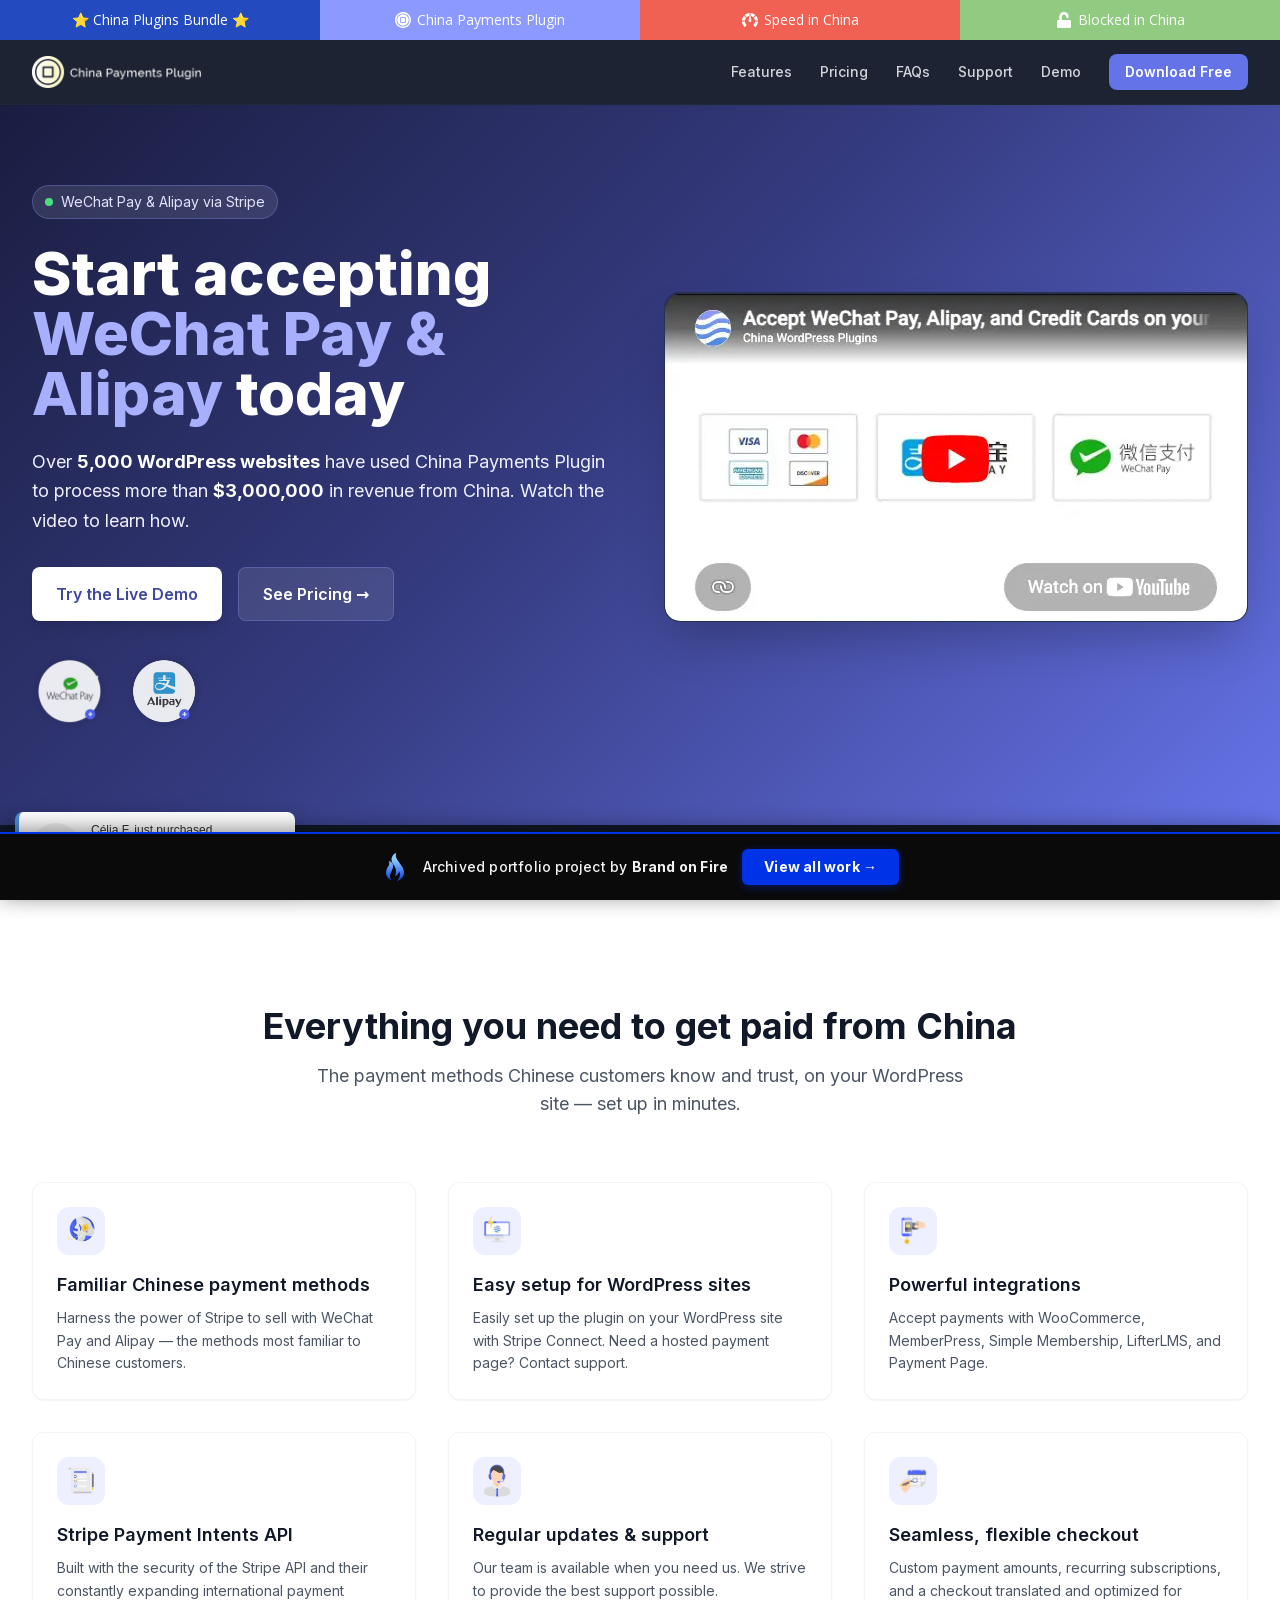
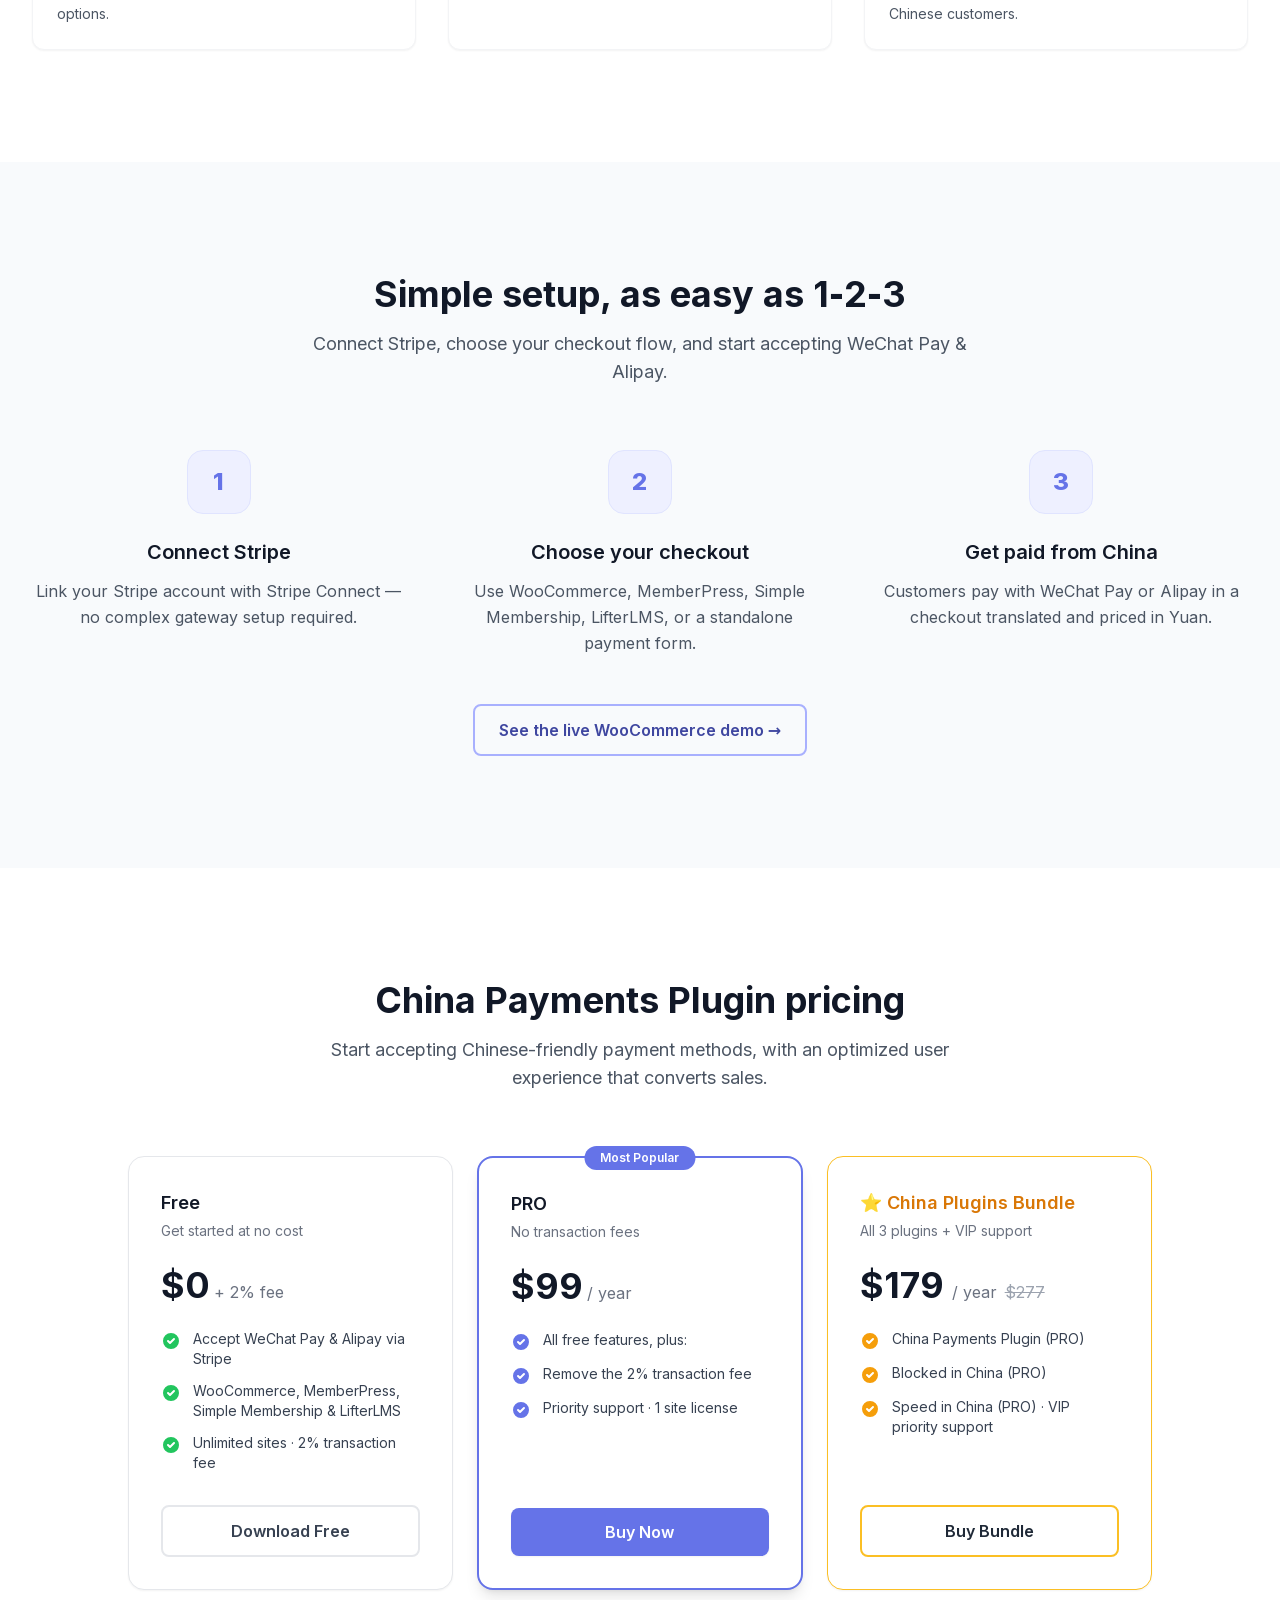
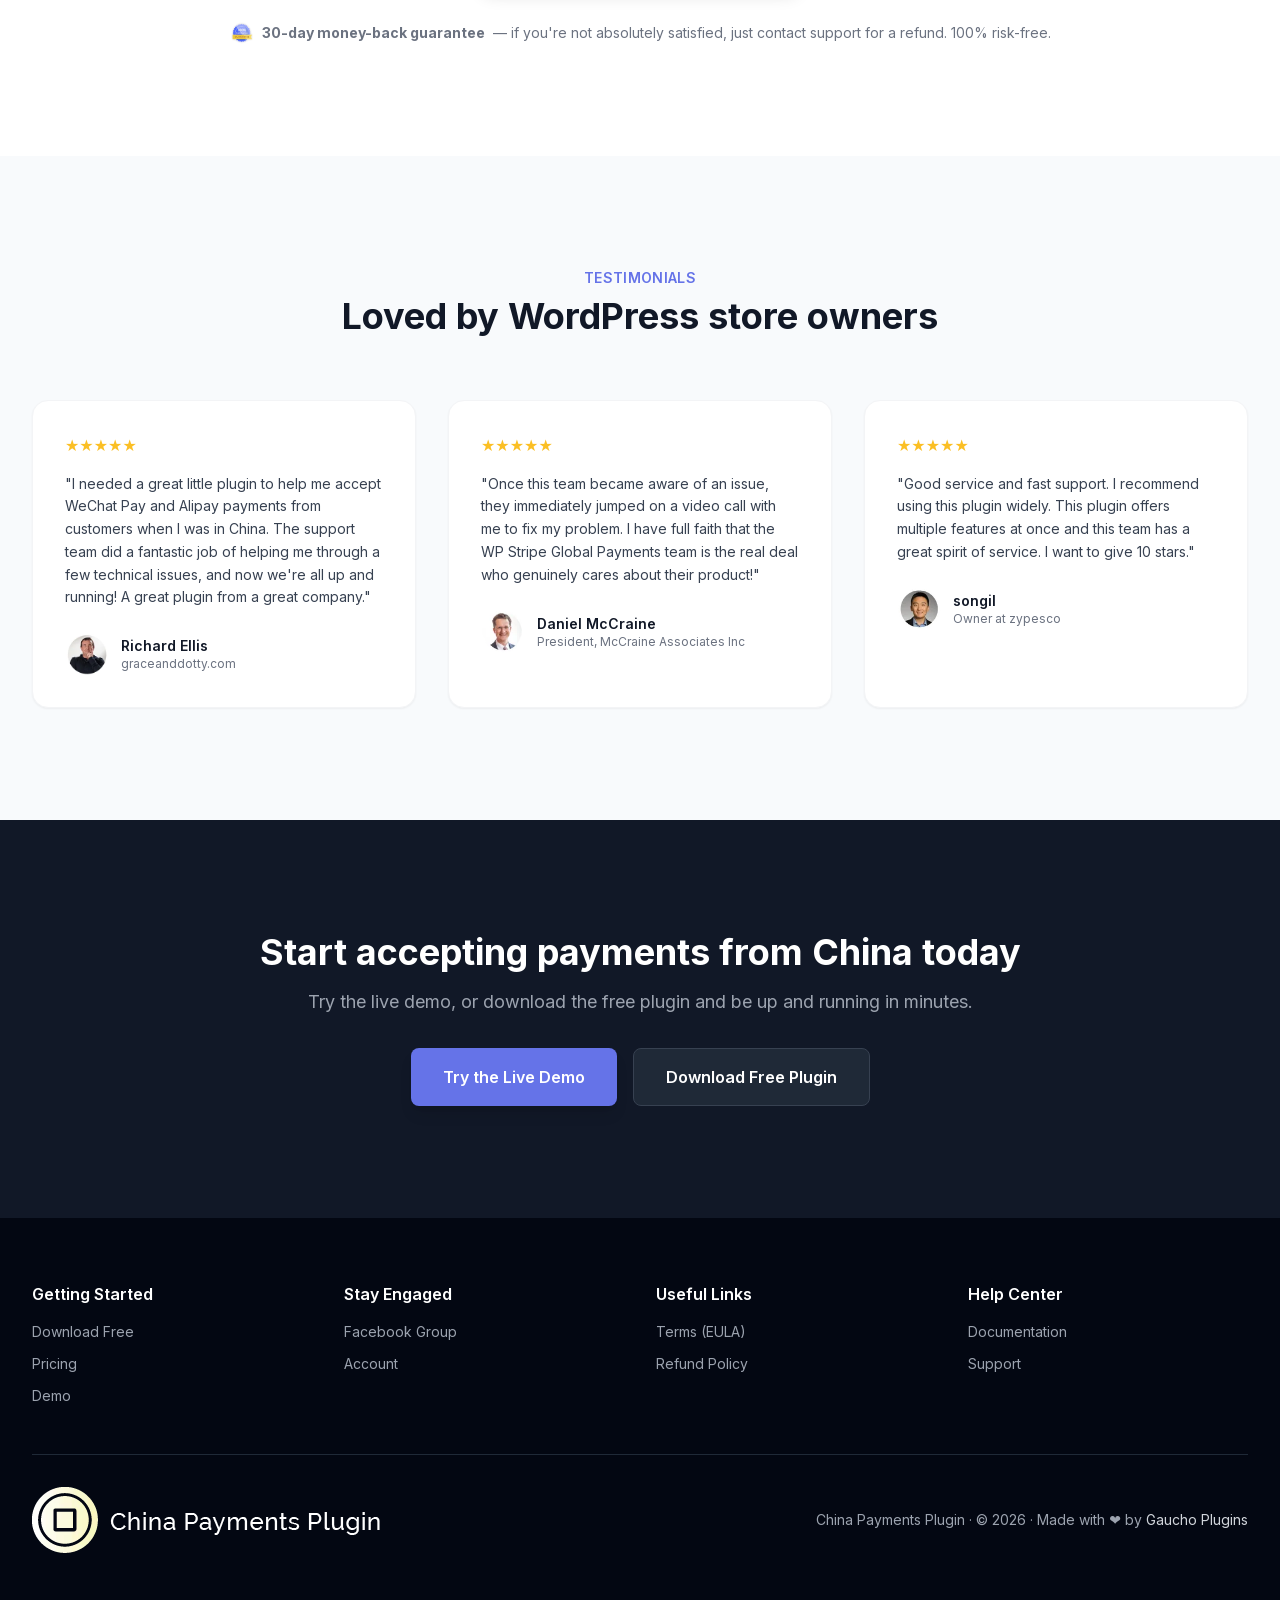
<file: index.html>
<!doctype html><html lang="en" class="scroll-smooth" data-bofp="0"><head><meta charset="utf-8"><link rel="icon" href="assets/img/icon.webp" type="image/png"><link rel="apple-touch-icon" href="assets/img/icon.webp"><meta name="viewport" content="width=device-width, initial-scale=1"><title>China Payments Plugin – Accept WeChat Pay &amp; Alipay on WordPress</title><meta name="description" content="Accept WeChat Pay, Alipay, and credit-card payments on your WordPress site via Stripe — with a checkout flow optimized for Chinese customers. Works with WooCommerce, MemberPress &amp; more."><meta name="keywords" content="WeChat Pay WordPress, Alipay WooCommerce, China payment gateway, accept payments from China, Stripe WeChat Pay, Chinese payments WordPress"><meta property="og:type" content="website"><meta property="og:title" content="China Payments Plugin – Accept WeChat Pay &amp; Alipay on WordPress"><meta property="og:description" content="Accept WeChat Pay, Alipay, and credit cards on your WordPress site via Stripe — optimized for Chinese customers. 5,000+ sites, $3M+ processed."><meta property="og:url" content="/"><meta property="og:site_name" content="China Payments Plugin"><meta property="og:image" content="/assets/img/hero.png"><meta name="twitter:card" content="summary_large_image"><meta name="twitter:title" content="China Payments Plugin – WeChat Pay &amp; Alipay for WordPress"><meta name="twitter:description" content="Accept WeChat Pay &amp; Alipay via Stripe on your WordPress site. Optimized for Chinese customers."><link rel="stylesheet" href="style.css"><style>[data-bofp="1"]{background-color:rgb(255, 255, 255)!important;color:rgb(31, 41, 55)!important}[data-bofp="2"]{background-color:rgba(17, 24, 39, 0.95)!important;color:rgb(31, 41, 55)!important}[data-bofp="3"]{background-color:rgb(17, 24, 39)!important;color:rgb(31, 41, 55)!important}[data-bofp="4"]{background-color:rgb(255, 255, 255)!important;color:rgb(31, 41, 55)!important}[data-bofp="5"]{background-color:rgb(248, 250, 252)!important;color:rgb(31, 41, 55)!important}[data-bofp="6"]{background-color:rgb(255, 255, 255)!important;color:rgb(31, 41, 55)!important}[data-bofp="7"]{background-color:rgb(248, 250, 252)!important;color:rgb(31, 41, 55)!important}[data-bofp="8"]{background-color:rgb(17, 24, 39)!important;color:rgb(31, 41, 55)!important}[data-bofp="9"]{background-color:rgb(3, 7, 18)!important;color:rgb(156, 163, 175)!important}</style><meta name="robots" content="noindex, nofollow"><style id="bof-iconfix">.h-\[76px\]{height:76px !important;width:auto !important;}[class*="h-[76px]"]{height:76px !important;width:auto !important;}</style></head><body class="font-sans text-gray-800 bg-white antialiased" data-bofp="1"><div class="gp-strip"><a href="#" class="gp-s-bundle">⭐ China Plugins Bundle ⭐</a><a href="index.html" class="gp-s-cpp active"><span class="gp-icon"><svg xmlns="http://www.w3.org/2000/svg" viewBox="0 0 55 55"><path fill="#fff" d="M16.8,52.84A27.53,27.53,0,0,1,0,27.5,27.53,27.53,0,0,1,16.8,2.17,27.43,27.43,0,0,1,46.94,8.06a27.47,27.47,0,0,1,0,38.88,27.68,27.68,0,0,1-8.75,5.9,27.58,27.58,0,0,1-21.4,0ZM5,27.5A22.5,22.5,0,1,0,27.5,5,22.52,22.52,0,0,0,5,27.5Zm2.68,0A19.82,19.82,0,1,1,27.5,47.32,19.84,19.84,0,0,1,7.68,27.5Zm10.11-7.88V35.38a1.84,1.84,0,0,0,1.83,1.84H35.38a1.85,1.85,0,0,0,1.84-1.84V19.62a1.85,1.85,0,0,0-1.84-1.84H19.62a1.85,1.85,0,0,0-1.84,1.84h0Zm3.08,14.51V20.87H34.13V34.13Z"></path></svg></span>China Payments Plugin</a><a href="#" class="gp-s-sic"><span class="gp-icon"><svg xmlns="http://www.w3.org/2000/svg" viewBox="0 0 75 66"><path fill="#fff" d="M12.547,66a1.055,1.055,0,0,1-.2-.02c-.569-.112-.649-.19-1.17-.7L11,65.116a44.951,44.951,0,0,1-7.673-10.9A34.6,34.6,0,0,1,.5,44.948,37.281,37.281,0,0,1,0,40.433H13.87a24.984,24.984,0,0,0,2.054,7.8,32.464,32.464,0,0,0,4.985,7.153,3.564,3.564,0,0,1,.453,1.259,2.631,2.631,0,0,1-.211,1.2l-7.643,7.767A1.607,1.607,0,0,1,12.547,66Zm50-.01a1.7,1.7,0,0,1-1.039-.484L53.848,57.84a2.621,2.621,0,0,1-.211-1.2,3.552,3.552,0,0,1,.453-1.259,32.411,32.411,0,0,0,4.985-7.153,25.185,25.185,0,0,0,2.054-7.8H75v.01a37.9,37.9,0,0,1-.5,4.5,34.6,34.6,0,0,1-2.831,9.27A44.952,44.952,0,0,1,64,65.116c-.11.106-.2.2-.282.277a1.442,1.442,0,0,1-1.029.586A1.027,1.027,0,0,1,62.542,65.99ZM75,35.889H61.069a23.519,23.519,0,0,0-1.48-6.754,29.844,29.844,0,0,0-3.806-6.386L65.57,12.741l.008.008a36.554,36.554,0,0,1,2.386,2.98,36.3,36.3,0,0,1,4.162,7.328A49.716,49.716,0,0,1,75,35.888Zm-61.069,0H0v-.006A49.8,49.8,0,0,1,2.874,23.056a36.315,36.315,0,0,1,4.162-7.328A35.609,35.609,0,0,1,9.43,12.741l9.788,10.008a29.714,29.714,0,0,0-3.806,6.386,23.751,23.751,0,0,0-1.48,6.753Zm8.487-16.271h0L12.6,9.64l.015-.012a79.218,79.218,0,0,1,6.541-4.654A30.831,30.831,0,0,1,23.9,2.64,38.621,38.621,0,0,1,29.85.829,53.184,53.184,0,0,1,35.378,0V4.8a4.075,4.075,0,0,0-.3.921c-.03.157-.751,3.892-1.642,8.6a18.535,18.535,0,0,0-4.528,1.214,31.123,31.123,0,0,0-6.494,4.083Zm30.241,0h0a31.148,31.148,0,0,0-6.495-4.083,18.493,18.493,0,0,0-4.4-1.2C40.8,9.557,40.007,5.809,40,5.771a4.157,4.157,0,0,0-.3-1.078V0h.016a53.828,53.828,0,0,1,5.512.828A38.585,38.585,0,0,1,51.179,2.64a30.8,30.8,0,0,1,4.743,2.333A79.869,79.869,0,0,1,62.477,9.64L52.66,19.618Z"></path><path fill="#fff" d="M24.431,24.4a2.1,2.1,0,0,0,.485-1.524,3.069,3.069,0,0,0-.5-1.326S11.9,2.959,10.866,1.926A6.775,6.775,0,0,0,9.183.6S4.41-1.286,1.672,1.639.382,8.481.382,8.481s-.011.42,1.348,2.2,19.79,13.7,19.79,13.7a3.088,3.088,0,0,0,1.349.592A2.1,2.1,0,0,0,24.431,24.4Z" transform="translate(37.287 44.82) rotate(-135)"></path></svg></span>Speed in China</a><a href="#" class="gp-s-bic"><span class="gp-icon"><svg xmlns="http://www.w3.org/2000/svg" viewBox="0 0 448 512"><path fill="#fff" d="M400 256H152V152.9c0-39.6 31.7-72.5 71.3-72.9 40-.4 72.7 32.1 72.7 72v16c0 13.3 10.7 24 24 24h32c13.3 0 24-10.7 24-24v-16C376 68 307.5 0 223.5 0 139.5 0 72 68 72 152v104H48c-26.5 0-48 21.5-48 48v160c0 26.5 21.5 48 48 48h352c26.5 0 48-21.5 48-48V304c0-26.5-21.5-48-48-48z"></path></svg></span>Blocked in China</a></div><header class="sticky top-0 z-50 bg-gray-900/95 backdrop-blur-sm border-b border-gray-800 shadow-sm" data-bofp="2"><nav class="max-w-7xl mx-auto px-4 sm:px-6 lg:px-8"><div class="flex items-center justify-between h-16"><a href="index.html" class="flex items-center gap-2.5" aria-label="China Payments Plugin home"><img src="_a/1bdbb308a877.webp" alt="China Payments Plugin" class="h-7 w-auto" decoding="sync"></a><div class="hidden md:flex items-center gap-7"><a href="index.html#features" class="text-sm font-medium text-gray-300 hover:text-brand-400 transition-colors">Features</a><a href="index.html#pricing" class="text-sm font-medium text-gray-300 hover:text-brand-400 transition-colors">Pricing</a><a href="faq/index.html" class="text-sm font-medium text-gray-300 hover:text-brand-400 transition-colors">FAQs</a><a href="#" class="text-sm font-medium text-gray-300 hover:text-brand-400 transition-colors">Support</a><a href="#" target="_blank" rel="noopener" class="text-sm font-medium text-gray-300 hover:text-brand-400 transition-colors">Demo</a><a href="#" target="_blank" rel="noopener" class="inline-flex items-center px-4 py-2 bg-brand-500 text-white text-sm font-semibold rounded-lg hover:bg-brand-600 transition-colors shadow-sm">Download Free</a></div><button id="mobile-menu-btn" class="md:hidden p-2 text-gray-300 hover:text-brand-400" aria-label="Toggle menu"><svg class="w-6 h-6" fill="none" stroke="currentColor" viewBox="0 0 24 24"><path stroke-linecap="round" stroke-linejoin="round" stroke-width="2" d="M4 6h16M4 12h16M4 18h16"></path></svg></button></div><div id="mobile-menu" class="hidden md:hidden pb-4"><div class="flex flex-col gap-3"><a href="index.html#features" class="text-sm font-medium text-gray-300 hover:text-brand-400 py-1">Features</a><a href="index.html#pricing" class="text-sm font-medium text-gray-300 hover:text-brand-400 py-1">Pricing</a><a href="faq/index.html" class="text-sm font-medium text-gray-300 hover:text-brand-400 py-1">FAQs</a><a href="#" class="text-sm font-medium text-gray-300 hover:text-brand-400 py-1">Support</a><a href="#" target="_blank" rel="noopener" class="text-sm font-medium text-gray-300 hover:text-brand-400 py-1">Demo</a><a href="#" target="_blank" rel="noopener" class="inline-flex items-center justify-center w-full px-4 py-2 bg-brand-500 text-white text-sm font-semibold rounded-lg mt-2">Download Free</a></div></div></nav></header><main><section class="gradient-hero pt-16 pb-20 lg:pt-20 lg:pb-24"><div class="max-w-7xl mx-auto px-4 sm:px-6 lg:px-8"><div class="grid lg:grid-cols-2 gap-12 items-center"><div class="fade-in"><p class="inline-flex items-center gap-2 px-3 py-1.5 bg-white/10 rounded-full text-sm text-brand-100 mb-6 backdrop-blur-sm border border-brand-400/30"><span class="w-2 h-2 rounded-full bg-green-400 pulse-dot"></span>WeChat Pay &amp; Alipay via Stripe</p><h1 class="text-4xl sm:text-5xl lg:text-6xl font-extrabold text-white leading-tight mb-6">Start accepting <span class="text-brand-300">WeChat Pay &amp; Alipay</span> today</h1><p class="text-lg text-brand-50 mb-8 max-w-xl leading-relaxed">Over <strong class="text-white">5,000 WordPress websites</strong> have used China Payments Plugin to process more than <strong class="text-white">$3,000,000</strong> in revenue from China. Watch the video to learn how.</p><div class="flex flex-col sm:flex-row gap-4"><a href="#" target="_blank" rel="noopener" class="inline-flex items-center justify-center px-6 py-3.5 bg-white text-brand-700 font-semibold rounded-lg hover:bg-gray-100 transition-colors shadow-lg text-base">Try the Live Demo</a><a href="index.html" class="inline-flex items-center justify-center px-6 py-3.5 bg-white/10 text-white font-semibold rounded-lg hover:bg-white/20 transition-colors border border-brand-400/30 text-base backdrop-blur-sm">See Pricing →</a></div><div class="mt-8 flex items-center gap-5 flex-wrap"><img src="_a/007870c482b1.webp" alt="WeChat Pay" class="h-[76px] w-auto opacity-90" decoding="sync"><img src="_a/37fa9d899df4.webp" alt="Alipay" class="h-[76px] w-auto opacity-90" decoding="sync"></div></div><div class="fade-in"><div class="video-wrap shadow-2xl border border-brand-400/20 bg-gray-900"><img src="_a/c7bdbef160b0.bin" alt="" style="max-width: 100%; height: auto; display: block;"></div></div></div></div></section><section class="bg-gray-900 border-b border-gray-800 py-6" data-bofp="3"><div class="max-w-7xl mx-auto px-4 sm:px-6 lg:px-8"><div class="flex flex-wrap items-center justify-center gap-6 lg:gap-16 text-sm text-gray-400"><div class="flex items-center gap-2"><span class="text-brand-300 font-semibold">5,000+</span> WordPress sites</div><div><span class="text-brand-300 font-medium">$3M+</span> processed from China</div><div>Powered by <span class="text-brand-300 font-medium">Stripe</span></div><div class="flex items-center gap-2"><span class="text-brand-300 font-medium">WooCommerce</span> &amp; MemberPress ready</div></div></div></section><section class="py-20 lg:py-28 bg-white" id="features" data-bofp="4"><div class="max-w-7xl mx-auto px-4 sm:px-6 lg:px-8"><div class="text-center mb-16"><h2 class="text-3xl sm:text-4xl font-bold text-gray-900 mb-4">Everything you need to get paid from China</h2><p class="text-lg text-gray-600 max-w-2xl mx-auto">The payment methods Chinese customers know and trust, on your WordPress site — set up in minutes.</p></div><div class="grid sm:grid-cols-2 lg:grid-cols-3 gap-6 lg:gap-8"><div class="bg-white rounded-xl p-6 border border-gray-100 card-hover shadow-sm"><div class="w-12 h-12 bg-brand-50 rounded-xl flex items-center justify-center mb-4"><img src="_a/c68aafba5542.webp" alt="" class="w-7 h-7" decoding="sync"></div><h3 class="text-lg font-semibold text-gray-900 mb-2">Familiar Chinese payment methods</h3><p class="text-gray-600 text-sm leading-relaxed">Harness the power of Stripe to sell with WeChat Pay and Alipay — the methods most familiar to Chinese customers.</p></div><div class="bg-white rounded-xl p-6 border border-gray-100 card-hover shadow-sm"><div class="w-12 h-12 bg-brand-50 rounded-xl flex items-center justify-center mb-4"><img src="_a/c7ff347d9180.webp" alt="" class="w-7 h-7" decoding="sync"></div><h3 class="text-lg font-semibold text-gray-900 mb-2">Easy setup for WordPress sites</h3><p class="text-gray-600 text-sm leading-relaxed">Easily set up the plugin on your WordPress site with Stripe Connect. Need a hosted payment page? Contact support.</p></div><div class="bg-white rounded-xl p-6 border border-gray-100 card-hover shadow-sm"><div class="w-12 h-12 bg-brand-50 rounded-xl flex items-center justify-center mb-4"><img src="_a/2b19e981ce31.webp" alt="" class="w-7 h-7" decoding="sync"></div><h3 class="text-lg font-semibold text-gray-900 mb-2">Powerful integrations</h3><p class="text-gray-600 text-sm leading-relaxed">Accept payments with WooCommerce, MemberPress, Simple Membership, LifterLMS, and Payment Page.</p></div><div class="bg-white rounded-xl p-6 border border-gray-100 card-hover shadow-sm"><div class="w-12 h-12 bg-brand-50 rounded-xl flex items-center justify-center mb-4"><img src="_a/e73915509c45.webp" alt="" class="w-7 h-7" decoding="sync"></div><h3 class="text-lg font-semibold text-gray-900 mb-2">Stripe Payment Intents API</h3><p class="text-gray-600 text-sm leading-relaxed">Built with the security of the Stripe API and their constantly expanding international payment options.</p></div><div class="bg-white rounded-xl p-6 border border-gray-100 card-hover shadow-sm"><div class="w-12 h-12 bg-brand-50 rounded-xl flex items-center justify-center mb-4"><img src="_a/96411ce3e89d.webp" alt="" class="w-7 h-7" decoding="sync"></div><h3 class="text-lg font-semibold text-gray-900 mb-2">Regular updates &amp; support</h3><p class="text-gray-600 text-sm leading-relaxed">Our team is available when you need us. We strive to provide the best support possible.</p></div><div class="bg-white rounded-xl p-6 border border-gray-100 card-hover shadow-sm"><div class="w-12 h-12 bg-brand-50 rounded-xl flex items-center justify-center mb-4"><img src="_a/09226e2cd700.webp" alt="" class="w-7 h-7" decoding="sync"></div><h3 class="text-lg font-semibold text-gray-900 mb-2">Seamless, flexible checkout</h3><p class="text-gray-600 text-sm leading-relaxed">Custom payment amounts, recurring subscriptions, and a checkout translated and optimized for Chinese customers.</p></div></div></div></section><section class="py-20 lg:py-28 bg-surface-50" data-bofp="5"><div class="max-w-7xl mx-auto px-4 sm:px-6 lg:px-8"><div class="text-center mb-16"><h2 class="text-3xl sm:text-4xl font-bold text-gray-900 mb-4">Simple setup, as easy as 1‑2‑3</h2><p class="text-lg text-gray-600 max-w-2xl mx-auto">Connect Stripe, choose your checkout flow, and start accepting WeChat Pay &amp; Alipay.</p></div><div class="grid md:grid-cols-3 gap-8 lg:gap-12"><div class="text-center"><div class="w-16 h-16 bg-brand-50 rounded-2xl flex items-center justify-center mx-auto mb-6 border border-brand-100"><span class="text-2xl font-extrabold text-brand-500">1</span></div><h3 class="text-xl font-semibold text-gray-900 mb-3">Connect Stripe</h3><p class="text-gray-600 leading-relaxed">Link your Stripe account with Stripe Connect — no complex gateway setup required.</p></div><div class="text-center"><div class="w-16 h-16 bg-brand-50 rounded-2xl flex items-center justify-center mx-auto mb-6 border border-brand-100"><span class="text-2xl font-extrabold text-brand-500">2</span></div><h3 class="text-xl font-semibold text-gray-900 mb-3">Choose your checkout</h3><p class="text-gray-600 leading-relaxed">Use WooCommerce, MemberPress, Simple Membership, LifterLMS, or a standalone payment form.</p></div><div class="text-center"><div class="w-16 h-16 bg-brand-50 rounded-2xl flex items-center justify-center mx-auto mb-6 border border-brand-100"><span class="text-2xl font-extrabold text-brand-500">3</span></div><h3 class="text-xl font-semibold text-gray-900 mb-3">Get paid from China</h3><p class="text-gray-600 leading-relaxed">Customers pay with WeChat Pay or Alipay in a checkout translated and priced in Yuan.</p></div></div><div class="text-center mt-12"><a href="#" target="_blank" rel="noopener" class="inline-flex items-center px-6 py-3 border-2 border-brand-300 text-brand-700 font-semibold rounded-lg hover:bg-brand-50 transition-colors">See the live WooCommerce demo →</a></div></div></section><section class="py-20 lg:py-28 bg-white" id="pricing" data-bofp="6"><div class="max-w-7xl mx-auto px-4 sm:px-6 lg:px-8"><div class="text-center mb-16"><h2 class="text-3xl sm:text-4xl font-bold text-gray-900 mb-4">China Payments Plugin pricing</h2><p class="text-lg text-gray-600 max-w-2xl mx-auto">Start accepting Chinese-friendly payment methods, with an optimized user experience that converts sales.</p></div><div class="grid md:grid-cols-3 gap-6 max-w-5xl mx-auto"><div class="bg-white rounded-2xl p-8 border border-gray-200 shadow-sm flex flex-col"><h3 class="text-lg font-semibold text-gray-900 mb-1">Free</h3><p class="text-sm text-gray-500 mb-6">Get started at no cost</p><div class="flex items-baseline gap-1 mb-6"><span class="text-4xl font-bold text-gray-900">$0</span><span class="text-gray-500">+ 2% fee</span></div><ul class="space-y-3 mb-8 flex-grow text-sm text-gray-700"><li class="flex items-start gap-3"><svg class="w-5 h-5 text-green-500 flex-shrink-0 mt-0.5" fill="currentColor" viewBox="0 0 20 20"><path fill-rule="evenodd" d="M10 18a8 8 0 100-16 8 8 0 000 16zm3.707-9.293a1 1 0 00-1.414-1.414L9 10.586 7.707 9.293a1 1 0 00-1.414 1.414l2 2a1 1 0 001.414 0l4-4z" clip-rule="evenodd"></path></svg>Accept WeChat Pay &amp; Alipay via Stripe</li><li class="flex items-start gap-3"><svg class="w-5 h-5 text-green-500 flex-shrink-0 mt-0.5" fill="currentColor" viewBox="0 0 20 20"><path fill-rule="evenodd" d="M10 18a8 8 0 100-16 8 8 0 000 16zm3.707-9.293a1 1 0 00-1.414-1.414L9 10.586 7.707 9.293a1 1 0 00-1.414 1.414l2 2a1 1 0 001.414 0l4-4z" clip-rule="evenodd"></path></svg>WooCommerce, MemberPress, Simple Membership &amp; LifterLMS</li><li class="flex items-start gap-3"><svg class="w-5 h-5 text-green-500 flex-shrink-0 mt-0.5" fill="currentColor" viewBox="0 0 20 20"><path fill-rule="evenodd" d="M10 18a8 8 0 100-16 8 8 0 000 16zm3.707-9.293a1 1 0 00-1.414-1.414L9 10.586 7.707 9.293a1 1 0 00-1.414 1.414l2 2a1 1 0 001.414 0l4-4z" clip-rule="evenodd"></path></svg>Unlimited sites · 2% transaction fee</li></ul><a href="#" target="_blank" rel="noopener" class="block w-full text-center px-6 py-3 border-2 border-gray-200 text-gray-700 font-semibold rounded-lg hover:border-brand-300 hover:text-brand-600 transition-colors">Download Free</a></div><div class="bg-white rounded-2xl p-8 border-2 border-brand-500 shadow-lg relative flex flex-col"><div class="absolute -top-3 left-1/2 -translate-x-1/2 px-4 py-1 bg-brand-500 text-white text-xs font-semibold rounded-full">Most Popular</div><h3 class="text-lg font-semibold text-gray-900 mb-1">PRO</h3><p class="text-sm text-gray-500 mb-6">No transaction fees</p><div class="flex items-baseline gap-1 mb-6"><span class="text-4xl font-bold text-gray-900">$99</span><span class="text-gray-500">/ year</span></div><ul class="space-y-3 mb-8 flex-grow text-sm text-gray-700"><li class="flex items-start gap-3"><svg class="w-5 h-5 text-brand-500 flex-shrink-0 mt-0.5" fill="currentColor" viewBox="0 0 20 20"><path fill-rule="evenodd" d="M10 18a8 8 0 100-16 8 8 0 000 16zm3.707-9.293a1 1 0 00-1.414-1.414L9 10.586 7.707 9.293a1 1 0 00-1.414 1.414l2 2a1 1 0 001.414 0l4-4z" clip-rule="evenodd"></path></svg>All free features, plus:</li><li class="flex items-start gap-3"><svg class="w-5 h-5 text-brand-500 flex-shrink-0 mt-0.5" fill="currentColor" viewBox="0 0 20 20"><path fill-rule="evenodd" d="M10 18a8 8 0 100-16 8 8 0 000 16zm3.707-9.293a1 1 0 00-1.414-1.414L9 10.586 7.707 9.293a1 1 0 00-1.414 1.414l2 2a1 1 0 001.414 0l4-4z" clip-rule="evenodd"></path></svg>Remove the 2% transaction fee</li><li class="flex items-start gap-3"><svg class="w-5 h-5 text-brand-500 flex-shrink-0 mt-0.5" fill="currentColor" viewBox="0 0 20 20"><path fill-rule="evenodd" d="M10 18a8 8 0 100-16 8 8 0 000 16zm3.707-9.293a1 1 0 00-1.414-1.414L9 10.586 7.707 9.293a1 1 0 00-1.414 1.414l2 2a1 1 0 001.414 0l4-4z" clip-rule="evenodd"></path></svg>Priority support · 1 site license</li></ul><a href="#" data-buy="pro" class="cpp-buy block w-full text-center px-6 py-3 bg-brand-500 text-white font-semibold rounded-lg hover:bg-brand-600 transition-colors shadow-sm">Buy Now</a></div><div class="bg-white rounded-2xl p-8 border border-gold-400 shadow-sm flex flex-col"><div class="flex items-center gap-2 mb-1"><h3 class="text-lg font-semibold text-gold-600">⭐ China Plugins Bundle</h3></div><p class="text-sm text-gray-500 mb-6">All 3 plugins + VIP support</p><div class="flex items-baseline gap-2 mb-6"><span class="text-4xl font-bold text-gray-900">$179</span><span class="text-gray-500">/ year</span><span class="text-gray-400 line-through">$277</span></div><ul class="space-y-3 mb-8 flex-grow text-sm text-gray-700"><li class="flex items-start gap-3"><svg class="w-5 h-5 text-gold-500 flex-shrink-0 mt-0.5" fill="currentColor" viewBox="0 0 20 20"><path fill-rule="evenodd" d="M10 18a8 8 0 100-16 8 8 0 000 16zm3.707-9.293a1 1 0 00-1.414-1.414L9 10.586 7.707 9.293a1 1 0 00-1.414 1.414l2 2a1 1 0 001.414 0l4-4z" clip-rule="evenodd"></path></svg>China Payments Plugin (PRO)</li><li class="flex items-start gap-3"><svg class="w-5 h-5 text-gold-500 flex-shrink-0 mt-0.5" fill="currentColor" viewBox="0 0 20 20"><path fill-rule="evenodd" d="M10 18a8 8 0 100-16 8 8 0 000 16zm3.707-9.293a1 1 0 00-1.414-1.414L9 10.586 7.707 9.293a1 1 0 00-1.414 1.414l2 2a1 1 0 001.414 0l4-4z" clip-rule="evenodd"></path></svg>Blocked in China (PRO)</li><li class="flex items-start gap-3"><svg class="w-5 h-5 text-gold-500 flex-shrink-0 mt-0.5" fill="currentColor" viewBox="0 0 20 20"><path fill-rule="evenodd" d="M10 18a8 8 0 100-16 8 8 0 000 16zm3.707-9.293a1 1 0 00-1.414-1.414L9 10.586 7.707 9.293a1 1 0 00-1.414 1.414l2 2a1 1 0 001.414 0l4-4z" clip-rule="evenodd"></path></svg>Speed in China (PRO) · VIP priority support</li></ul><a href="#" data-buy="bundle" class="cpp-buy block w-full text-center px-6 py-3 border-2 border-gold-400 text-gold-700 font-semibold rounded-lg hover:bg-gold-50 transition-colors">Buy Bundle</a></div></div><p class="text-center text-sm text-gray-500 mt-8 flex items-center justify-center gap-2"><img src="_a/0c46b90ab8bf.webp" alt="" class="w-6 h-6" width="24" height="24" onerror="this.style.display='none'" decoding="sync"><strong>30-day money-back guarantee</strong> — if you're not absolutely satisfied, just contact support for a refund. 100% risk-free.</p></div></section><section class="py-20 lg:py-28 bg-surface-50" data-bofp="7"><div class="max-w-7xl mx-auto px-4 sm:px-6 lg:px-8"><div class="text-center mb-16"><p class="text-sm font-semibold text-brand-500 uppercase tracking-wide mb-2">Testimonials</p><h2 class="text-3xl sm:text-4xl font-bold text-gray-900">Loved by WordPress store owners</h2></div><div class="grid md:grid-cols-3 gap-8"><figure class="bg-white rounded-2xl p-8 border border-gray-100 shadow-sm"><div class="flex gap-1 mb-4 text-gold-400">★★★★★</div><blockquote class="text-gray-700 leading-relaxed mb-6 text-sm">"I needed a great little plugin to help me accept WeChat Pay and Alipay payments from customers when I was in China. The support team did a fantastic job of helping me through a few technical issues, and now we're all up and running! A great plugin from a great company."</blockquote><figcaption class="flex items-center gap-3"><img src="_a/1041a2410ac0.webp" alt="Richard Ellis" width="44" height="44" class="w-11 h-11 rounded-full object-cover" decoding="sync"><span><span class="block font-semibold text-gray-900 text-sm">Richard Ellis</span><span class="block text-gray-500 text-xs">graceanddotty.com</span></span></figcaption></figure><figure class="bg-white rounded-2xl p-8 border border-gray-100 shadow-sm"><div class="flex gap-1 mb-4 text-gold-400">★★★★★</div><blockquote class="text-gray-700 leading-relaxed mb-6 text-sm">"Once this team became aware of an issue, they immediately jumped on a video call with me to fix my problem. I have full faith that the WP Stripe Global Payments team is the real deal who genuinely cares about their product!"</blockquote><figcaption class="flex items-center gap-3"><img src="_a/2da0b44c08cd.webp" alt="Daniel McCraine" width="44" height="44" class="w-11 h-11 rounded-full object-cover" decoding="sync"><span><span class="block font-semibold text-gray-900 text-sm">Daniel McCraine</span><span class="block text-gray-500 text-xs">President, McCraine Associates Inc</span></span></figcaption></figure><figure class="bg-white rounded-2xl p-8 border border-gray-100 shadow-sm"><div class="flex gap-1 mb-4 text-gold-400">★★★★★</div><blockquote class="text-gray-700 leading-relaxed mb-6 text-sm">"Good service and fast support. I recommend using this plugin widely. This plugin offers multiple features at once and this team has a great spirit of service. I want to give 10 stars."</blockquote><figcaption class="flex items-center gap-3"><img src="_a/37df13ffdf35.webp" alt="songil" width="44" height="44" class="w-11 h-11 rounded-full object-cover" decoding="sync"><span><span class="block font-semibold text-gray-900 text-sm">songil</span><span class="block text-gray-500 text-xs">Owner at zypesco</span></span></figcaption></figure></div></div></section><section class="py-20 lg:py-28 bg-gray-900" data-bofp="8"><div class="max-w-4xl mx-auto px-4 sm:px-6 lg:px-8 text-center"><h2 class="text-3xl sm:text-4xl font-bold text-white mb-4">Start accepting payments from China today</h2><p class="text-lg text-gray-400 mb-8 max-w-2xl mx-auto">Try the live demo, or download the free plugin and be up and running in minutes.</p><div class="flex flex-col sm:flex-row gap-4 justify-center"><a href="#" target="_blank" rel="noopener" class="inline-flex items-center justify-center px-8 py-4 bg-brand-500 text-white font-semibold rounded-lg hover:bg-brand-600 transition-colors shadow-lg text-base">Try the Live Demo</a><a href="#" target="_blank" rel="noopener" class="inline-flex items-center justify-center px-8 py-4 bg-gray-800 text-white font-semibold rounded-lg hover:bg-gray-700 transition-colors border border-gray-700 text-base">Download Free Plugin</a></div></div></section></main><footer class="bg-gray-950 text-gray-400 py-16" data-bofp="9"><div class="max-w-7xl mx-auto px-4 sm:px-6 lg:px-8"><div class="grid sm:grid-cols-2 lg:grid-cols-4 gap-8 mb-12"><div><h4 class="text-white font-semibold mb-4">Getting Started</h4><ul class="space-y-3 text-sm"><li><a href="#" target="_blank" rel="noopener" class="hover:text-brand-400 transition-colors">Download Free</a></li><li><a href="index.html" class="hover:text-brand-400 transition-colors">Pricing</a></li><li><a href="#" target="_blank" rel="noopener" class="hover:text-brand-400 transition-colors">Demo</a></li></ul></div><div><h4 class="text-white font-semibold mb-4">Stay Engaged</h4><ul class="space-y-3 text-sm"><li><a href="#" target="_blank" rel="noopener" class="hover:text-brand-400 transition-colors">Facebook Group</a></li><li><a href="#" target="_blank" rel="noopener" class="hover:text-brand-400 transition-colors">Account</a></li></ul></div><div><h4 class="text-white font-semibold mb-4">Useful Links</h4><ul class="space-y-3 text-sm"><li><a href="#" target="_blank" rel="noopener" class="hover:text-brand-400 transition-colors">Terms (EULA)</a></li><li><a href="#" target="_blank" rel="noopener" class="hover:text-brand-400 transition-colors">Refund Policy</a></li></ul></div><div><h4 class="text-white font-semibold mb-4">Help Center</h4><ul class="space-y-3 text-sm"><li><a href="#" target="_blank" rel="noopener" class="hover:text-brand-400 transition-colors">Documentation</a></li><li><a href="#" class="hover:text-brand-400 transition-colors">Support</a></li></ul></div></div><div class="border-t border-gray-800 pt-8 flex flex-col sm:flex-row items-center justify-between gap-4 text-sm"><div class="flex items-center gap-2.5"><img src="_a/1bdbb308a877.webp" alt="China Payments Plugin" class="h-6 w-auto" decoding="sync"></div><p>China Payments Plugin · © 2026 · Made with ❤️ by <a href="#" target="_blank" rel="noopener" class="text-gray-300 hover:text-brand-400">Gaucho Plugins</a></p></div></div></footer><div class="fomo-popup fomo-show" role="status" aria-live="polite"><div class="fomo-wrap"><span class="fomo-close" title="Close">×</span><div class="fomo-img"><img src="[data-uri]" alt=""></div><div class="fomo-text"><span class="fomo-line1">Célia F. just purchased</span><span class="fomo-line2">the pro plan!<span class="fomo-verified">✓ Verified</span></span><span class="fomo-line3">View Pricing →</span></div><a class="fomo-link" href="#"></a></div></div><!-- bof-portfolio-bar --><a href="https://brandonfire.com/portfolio/" id="bof-portfolio-bar" rel="noopener" style="position:fixed;left:0;right:0;bottom:0;z-index:2147483647;display:flex;align-items:center;justify-content:center;gap:14px;flex-wrap:wrap;background:#0a0a0a;color:#ffffff !important;font-family:Inter,-apple-system,BlinkMacSystemFont,'Segoe UI',Roboto,Helvetica,Arial,sans-serif;font-size:14px;font-weight:500;line-height:1;letter-spacing:.2px;padding:15px 18px;text-decoration:none !important;box-shadow:0 -3px 22px rgba(0,0,0,.45);border-top:2px solid #0033e7;box-sizing:border-box;"><img src="[data-uri]" alt="" width="28" height="28" style="display:block;flex:0 0 auto;width:28px;height:28px;"><span style="opacity:.95;color:#fff;">Archived portfolio project by <strong style="font-weight:700;color:#fff;">Brand&nbsp;on&nbsp;Fire</strong></span><span style="background:#0033e7;color:#fff;padding:11px 22px;border-radius:6px;font-weight:700;font-size:14px;white-space:nowrap;box-shadow:0 2px 10px rgba(0,51,231,.4);">View&nbsp;all&nbsp;work&nbsp;&rarr;</span></a><script>(function(){function p(){var b=document.getElementById("bof-portfolio-bar");if(b&&document.body)document.body.style.setProperty("padding-bottom",b.offsetHeight+"px","important");}if(document.readyState!=="loading")p();else document.addEventListener("DOMContentLoaded",p);window.addEventListener("resize",p);})();</script><!-- /bof-portfolio-bar --></body></html>
</file>
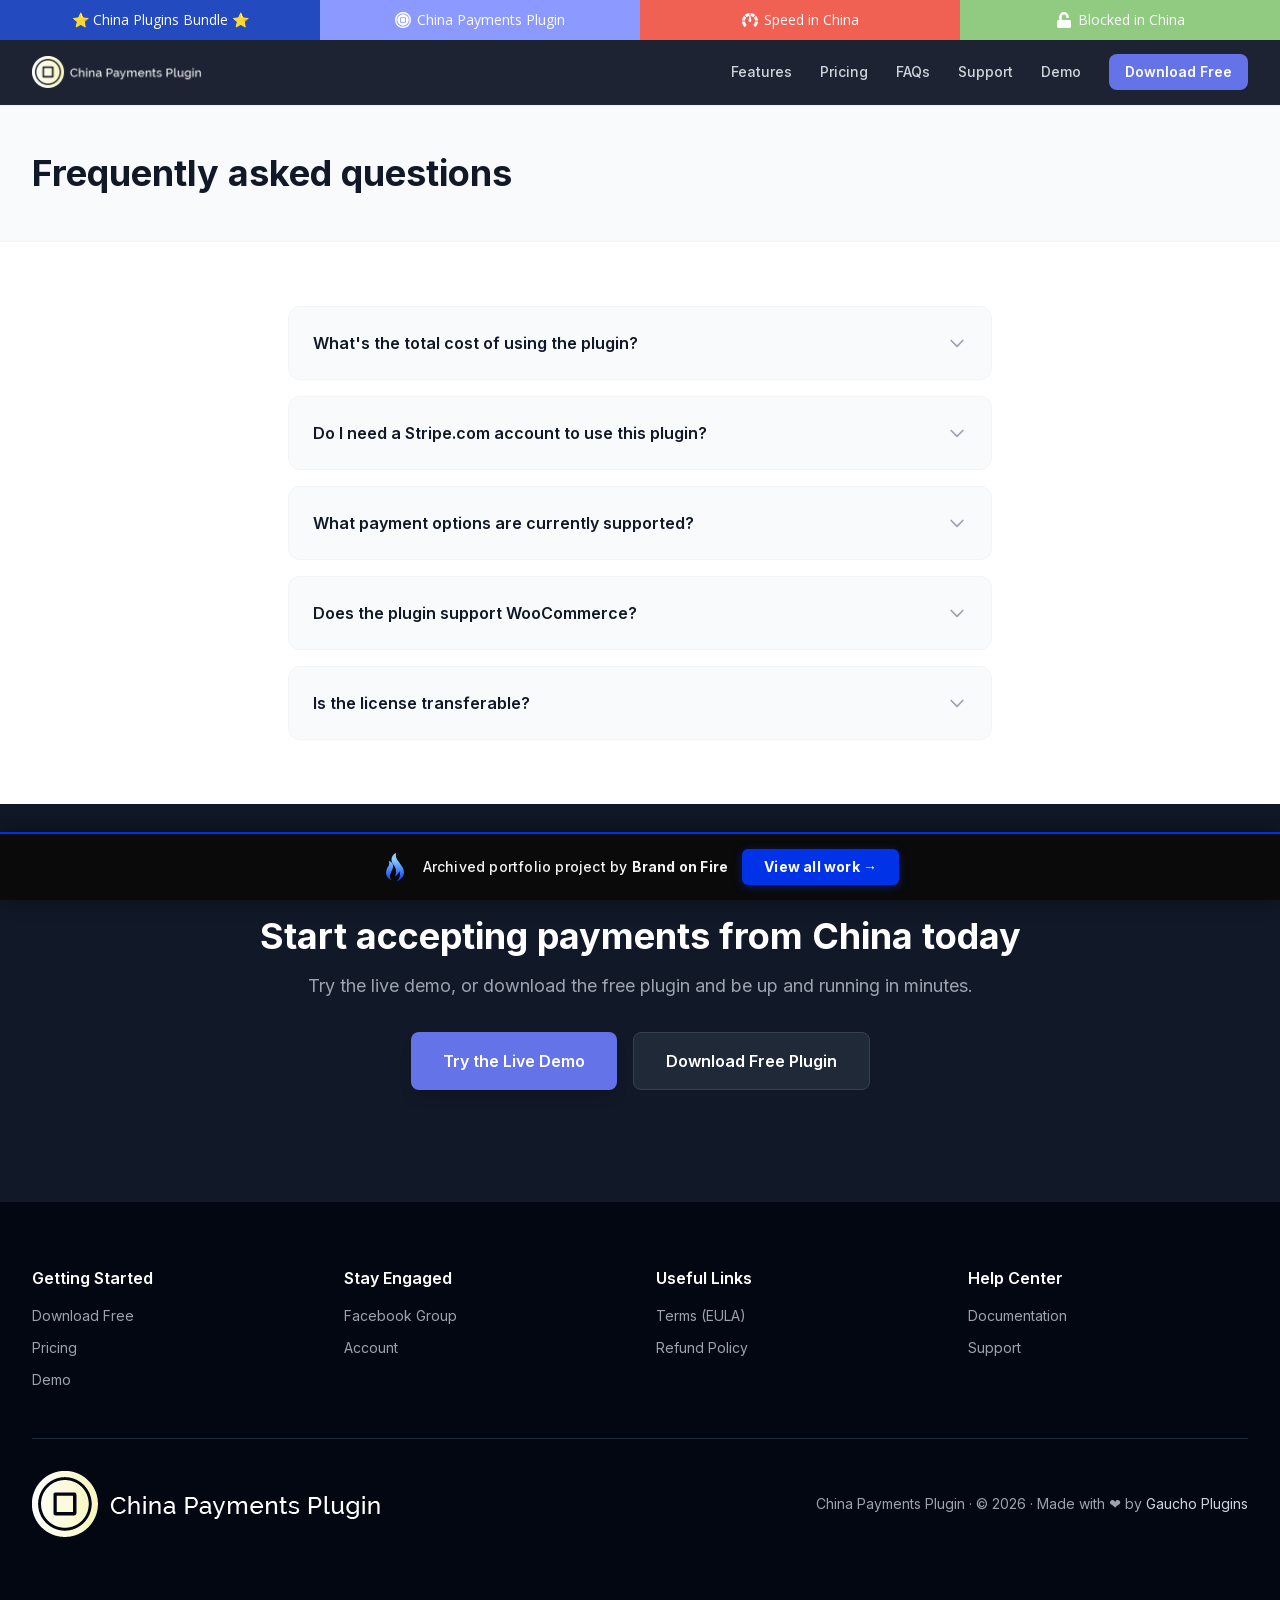
<file: faq/index.html>
<!doctype html><html lang="en" class="scroll-smooth" data-bofp="0"><head><meta charset="utf-8"><link rel="icon" href="../assets/img/icon.webp" type="image/png"><link rel="apple-touch-icon" href="../assets/img/icon.webp"><meta name="viewport" content="width=device-width, initial-scale=1"><title>FAQ — China Payments Plugin</title><meta name="description" content="Answers to common questions about accepting WeChat Pay &amp; Alipay on WordPress with China Payments Plugin."><meta name="keywords" content="WeChat Pay WordPress, Alipay WooCommerce, China payment gateway, accept payments from China, Stripe WeChat Pay, Chinese payments WordPress"><meta property="og:type" content="website"><meta property="og:title" content="China Payments Plugin – Accept WeChat Pay &amp; Alipay on WordPress"><meta property="og:description" content="Accept WeChat Pay, Alipay, and credit cards on your WordPress site via Stripe — optimized for Chinese customers. 5,000+ sites, $3M+ processed."><meta property="og:url" content="/"><meta property="og:site_name" content="China Payments Plugin"><meta property="og:image" content="/assets/img/hero.png"><meta name="twitter:card" content="summary_large_image"><meta name="twitter:title" content="China Payments Plugin – WeChat Pay &amp; Alipay for WordPress"><meta name="twitter:description" content="Accept WeChat Pay &amp; Alipay via Stripe on your WordPress site. Optimized for Chinese customers."><link rel="stylesheet" href="../style.css"><style>[data-bofp="1"]{background-color:rgb(255, 255, 255)!important;color:rgb(31, 41, 55)!important}[data-bofp="2"]{background-color:rgba(17, 24, 39, 0.95)!important;color:rgb(31, 41, 55)!important}[data-bofp="3"]{background-color:rgb(248, 250, 252)!important;color:rgb(31, 41, 55)!important}[data-bofp="4"]{background-color:rgb(248, 250, 252)!important;color:rgb(31, 41, 55)!important}[data-bofp="5"]{background-color:rgb(248, 250, 252)!important;color:rgb(31, 41, 55)!important}[data-bofp="6"]{background-color:rgb(248, 250, 252)!important;color:rgb(31, 41, 55)!important}[data-bofp="7"]{background-color:rgb(248, 250, 252)!important;color:rgb(31, 41, 55)!important}[data-bofp="8"]{background-color:rgb(248, 250, 252)!important;color:rgb(31, 41, 55)!important}[data-bofp="9"]{background-color:rgb(17, 24, 39)!important;color:rgb(31, 41, 55)!important}[data-bofp="10"]{background-color:rgb(3, 7, 18)!important;color:rgb(156, 163, 175)!important}</style><meta name="robots" content="noindex, nofollow"><style id="bof-iconfix">.h-\[76px\]{height:76px !important;width:auto !important;}[class*="h-[76px]"]{height:76px !important;width:auto !important;}</style></head><body class="font-sans text-gray-800 bg-white antialiased" data-bofp="1"><div class="gp-strip"><a href="#" class="gp-s-bundle">⭐ China Plugins Bundle ⭐</a><a href="../index.html" class="gp-s-cpp active"><span class="gp-icon"><svg xmlns="http://www.w3.org/2000/svg" viewBox="0 0 55 55"><path fill="#fff" d="M16.8,52.84A27.53,27.53,0,0,1,0,27.5,27.53,27.53,0,0,1,16.8,2.17,27.43,27.43,0,0,1,46.94,8.06a27.47,27.47,0,0,1,0,38.88,27.68,27.68,0,0,1-8.75,5.9,27.58,27.58,0,0,1-21.4,0ZM5,27.5A22.5,22.5,0,1,0,27.5,5,22.52,22.52,0,0,0,5,27.5Zm2.68,0A19.82,19.82,0,1,1,27.5,47.32,19.84,19.84,0,0,1,7.68,27.5Zm10.11-7.88V35.38a1.84,1.84,0,0,0,1.83,1.84H35.38a1.85,1.85,0,0,0,1.84-1.84V19.62a1.85,1.85,0,0,0-1.84-1.84H19.62a1.85,1.85,0,0,0-1.84,1.84h0Zm3.08,14.51V20.87H34.13V34.13Z"></path></svg></span>China Payments Plugin</a><a href="#" class="gp-s-sic"><span class="gp-icon"><svg xmlns="http://www.w3.org/2000/svg" viewBox="0 0 75 66"><path fill="#fff" d="M12.547,66a1.055,1.055,0,0,1-.2-.02c-.569-.112-.649-.19-1.17-.7L11,65.116a44.951,44.951,0,0,1-7.673-10.9A34.6,34.6,0,0,1,.5,44.948,37.281,37.281,0,0,1,0,40.433H13.87a24.984,24.984,0,0,0,2.054,7.8,32.464,32.464,0,0,0,4.985,7.153,3.564,3.564,0,0,1,.453,1.259,2.631,2.631,0,0,1-.211,1.2l-7.643,7.767A1.607,1.607,0,0,1,12.547,66Zm50-.01a1.7,1.7,0,0,1-1.039-.484L53.848,57.84a2.621,2.621,0,0,1-.211-1.2,3.552,3.552,0,0,1,.453-1.259,32.411,32.411,0,0,0,4.985-7.153,25.185,25.185,0,0,0,2.054-7.8H75v.01a37.9,37.9,0,0,1-.5,4.5,34.6,34.6,0,0,1-2.831,9.27A44.952,44.952,0,0,1,64,65.116c-.11.106-.2.2-.282.277a1.442,1.442,0,0,1-1.029.586A1.027,1.027,0,0,1,62.542,65.99ZM75,35.889H61.069a23.519,23.519,0,0,0-1.48-6.754,29.844,29.844,0,0,0-3.806-6.386L65.57,12.741l.008.008a36.554,36.554,0,0,1,2.386,2.98,36.3,36.3,0,0,1,4.162,7.328A49.716,49.716,0,0,1,75,35.888Zm-61.069,0H0v-.006A49.8,49.8,0,0,1,2.874,23.056a36.315,36.315,0,0,1,4.162-7.328A35.609,35.609,0,0,1,9.43,12.741l9.788,10.008a29.714,29.714,0,0,0-3.806,6.386,23.751,23.751,0,0,0-1.48,6.753Zm8.487-16.271h0L12.6,9.64l.015-.012a79.218,79.218,0,0,1,6.541-4.654A30.831,30.831,0,0,1,23.9,2.64,38.621,38.621,0,0,1,29.85.829,53.184,53.184,0,0,1,35.378,0V4.8a4.075,4.075,0,0,0-.3.921c-.03.157-.751,3.892-1.642,8.6a18.535,18.535,0,0,0-4.528,1.214,31.123,31.123,0,0,0-6.494,4.083Zm30.241,0h0a31.148,31.148,0,0,0-6.495-4.083,18.493,18.493,0,0,0-4.4-1.2C40.8,9.557,40.007,5.809,40,5.771a4.157,4.157,0,0,0-.3-1.078V0h.016a53.828,53.828,0,0,1,5.512.828A38.585,38.585,0,0,1,51.179,2.64a30.8,30.8,0,0,1,4.743,2.333A79.869,79.869,0,0,1,62.477,9.64L52.66,19.618Z"></path><path fill="#fff" d="M24.431,24.4a2.1,2.1,0,0,0,.485-1.524,3.069,3.069,0,0,0-.5-1.326S11.9,2.959,10.866,1.926A6.775,6.775,0,0,0,9.183.6S4.41-1.286,1.672,1.639.382,8.481.382,8.481s-.011.42,1.348,2.2,19.79,13.7,19.79,13.7a3.088,3.088,0,0,0,1.349.592A2.1,2.1,0,0,0,24.431,24.4Z" transform="translate(37.287 44.82) rotate(-135)"></path></svg></span>Speed in China</a><a href="#" class="gp-s-bic"><span class="gp-icon"><svg xmlns="http://www.w3.org/2000/svg" viewBox="0 0 448 512"><path fill="#fff" d="M400 256H152V152.9c0-39.6 31.7-72.5 71.3-72.9 40-.4 72.7 32.1 72.7 72v16c0 13.3 10.7 24 24 24h32c13.3 0 24-10.7 24-24v-16C376 68 307.5 0 223.5 0 139.5 0 72 68 72 152v104H48c-26.5 0-48 21.5-48 48v160c0 26.5 21.5 48 48 48h352c26.5 0 48-21.5 48-48V304c0-26.5-21.5-48-48-48z"></path></svg></span>Blocked in China</a></div><header class="sticky top-0 z-50 bg-gray-900/95 backdrop-blur-sm border-b border-gray-800 shadow-sm" data-bofp="2"><nav class="max-w-7xl mx-auto px-4 sm:px-6 lg:px-8"><div class="flex items-center justify-between h-16"><a href="../index.html" class="flex items-center gap-2.5" aria-label="China Payments Plugin home"><img src="../_a/1bdbb308a877.webp" alt="China Payments Plugin" class="h-7 w-auto" decoding="sync"></a><div class="hidden md:flex items-center gap-7"><a href="../index.html#features" class="text-sm font-medium text-gray-300 hover:text-brand-400 transition-colors">Features</a><a href="../index.html#pricing" class="text-sm font-medium text-gray-300 hover:text-brand-400 transition-colors">Pricing</a><a href="../faq/index.html" class="text-sm font-medium text-gray-300 hover:text-brand-400 transition-colors">FAQs</a><a href="#" class="text-sm font-medium text-gray-300 hover:text-brand-400 transition-colors">Support</a><a href="#" target="_blank" rel="noopener" class="text-sm font-medium text-gray-300 hover:text-brand-400 transition-colors">Demo</a><a href="#" target="_blank" rel="noopener" class="inline-flex items-center px-4 py-2 bg-brand-500 text-white text-sm font-semibold rounded-lg hover:bg-brand-600 transition-colors shadow-sm">Download Free</a></div><button id="mobile-menu-btn" class="md:hidden p-2 text-gray-300 hover:text-brand-400" aria-label="Toggle menu"><svg class="w-6 h-6" fill="none" stroke="currentColor" viewBox="0 0 24 24"><path stroke-linecap="round" stroke-linejoin="round" stroke-width="2" d="M4 6h16M4 12h16M4 18h16"></path></svg></button></div><div id="mobile-menu" class="hidden md:hidden pb-4"><div class="flex flex-col gap-3"><a href="../index.html#features" class="text-sm font-medium text-gray-300 hover:text-brand-400 py-1">Features</a><a href="../index.html#pricing" class="text-sm font-medium text-gray-300 hover:text-brand-400 py-1">Pricing</a><a href="../faq/index.html" class="text-sm font-medium text-gray-300 hover:text-brand-400 py-1">FAQs</a><a href="#" class="text-sm font-medium text-gray-300 hover:text-brand-400 py-1">Support</a><a href="#" target="_blank" rel="noopener" class="text-sm font-medium text-gray-300 hover:text-brand-400 py-1">Demo</a><a href="#" target="_blank" rel="noopener" class="inline-flex items-center justify-center w-full px-4 py-2 bg-brand-500 text-white text-sm font-semibold rounded-lg mt-2">Download Free</a></div></div></nav></header><main><section class="bg-surface-50 border-b border-gray-100 py-12" data-bofp="3"><div class="max-w-7xl mx-auto px-4 sm:px-6 lg:px-8"><h1 class="text-3xl sm:text-4xl font-bold text-gray-900">Frequently asked questions</h1></div></section><div class="max-w-3xl mx-auto px-4 sm:px-6 lg:px-8 py-16"><div class="space-y-4"><details class="group bg-surface-50 rounded-xl border border-gray-100 p-6" data-bofp="4"><summary class="flex items-center justify-between cursor-pointer font-semibold text-gray-900 list-none">What's the total cost of using the plugin?<svg class="w-5 h-5 text-gray-400 group-open:rotate-180 transition-transform" fill="none" stroke="currentColor" viewBox="0 0 24 24"><path stroke-linecap="round" stroke-linejoin="round" stroke-width="2" d="M19 9l-7 7-7-7"></path></svg></summary><p class="text-gray-600 leading-relaxed mt-4 text-sm">The free version has a small 2% transaction fee on top of Stripe's standard fees to help us continue supporting the WordPress community. The paid version is $99/year and charges no transaction fees on top of Stripe's standard fees.</p></details><details class="group bg-surface-50 rounded-xl border border-gray-100 p-6" data-bofp="5"><summary class="flex items-center justify-between cursor-pointer font-semibold text-gray-900 list-none">Do I need a Stripe.com account to use this plugin?<svg class="w-5 h-5 text-gray-400 group-open:rotate-180 transition-transform" fill="none" stroke="currentColor" viewBox="0 0 24 24"><path stroke-linecap="round" stroke-linejoin="round" stroke-width="2" d="M19 9l-7 7-7-7"></path></svg></summary><p class="text-gray-600 leading-relaxed mt-4 text-sm">Yes. Please sign up for a Stripe.com account in your country.</p></details><details class="group bg-surface-50 rounded-xl border border-gray-100 p-6" data-bofp="6"><summary class="flex items-center justify-between cursor-pointer font-semibold text-gray-900 list-none">What payment options are currently supported?<svg class="w-5 h-5 text-gray-400 group-open:rotate-180 transition-transform" fill="none" stroke="currentColor" viewBox="0 0 24 24"><path stroke-linecap="round" stroke-linejoin="round" stroke-width="2" d="M19 9l-7 7-7-7"></path></svg></summary><p class="text-gray-600 leading-relaxed mt-4 text-sm">WeChat Pay and Alipay payments are supported in the free version with a small 2% transaction fee on top of Stripe fees. You can upgrade to the PRO version to remove the transaction fee.</p></details><details class="group bg-surface-50 rounded-xl border border-gray-100 p-6" data-bofp="7"><summary class="flex items-center justify-between cursor-pointer font-semibold text-gray-900 list-none">Does the plugin support WooCommerce?<svg class="w-5 h-5 text-gray-400 group-open:rotate-180 transition-transform" fill="none" stroke="currentColor" viewBox="0 0 24 24"><path stroke-linecap="round" stroke-linejoin="round" stroke-width="2" d="M19 9l-7 7-7-7"></path></svg></summary><p class="text-gray-600 leading-relaxed mt-4 text-sm">Yes! WeChat Pay and Alipay payments are fully supported with WooCommerce.</p></details><details class="group bg-surface-50 rounded-xl border border-gray-100 p-6" data-bofp="8"><summary class="flex items-center justify-between cursor-pointer font-semibold text-gray-900 list-none">Is the license transferable?<svg class="w-5 h-5 text-gray-400 group-open:rotate-180 transition-transform" fill="none" stroke="currentColor" viewBox="0 0 24 24"><path stroke-linecap="round" stroke-linejoin="round" stroke-width="2" d="M19 9l-7 7-7-7"></path></svg></summary><p class="text-gray-600 leading-relaxed mt-4 text-sm">Yes! Your license is fully transferable across sites. It simply needs to be deactivated in the old website's WordPress Dashboard or in your Account area.</p></details></div></div><section class="py-20 lg:py-28 bg-gray-900" data-bofp="9"><div class="max-w-4xl mx-auto px-4 sm:px-6 lg:px-8 text-center"><h2 class="text-3xl sm:text-4xl font-bold text-white mb-4">Start accepting payments from China today</h2><p class="text-lg text-gray-400 mb-8 max-w-2xl mx-auto">Try the live demo, or download the free plugin and be up and running in minutes.</p><div class="flex flex-col sm:flex-row gap-4 justify-center"><a href="#" target="_blank" rel="noopener" class="inline-flex items-center justify-center px-8 py-4 bg-brand-500 text-white font-semibold rounded-lg hover:bg-brand-600 transition-colors shadow-lg text-base">Try the Live Demo</a><a href="#" target="_blank" rel="noopener" class="inline-flex items-center justify-center px-8 py-4 bg-gray-800 text-white font-semibold rounded-lg hover:bg-gray-700 transition-colors border border-gray-700 text-base">Download Free Plugin</a></div></div></section></main><footer class="bg-gray-950 text-gray-400 py-16" data-bofp="10"><div class="max-w-7xl mx-auto px-4 sm:px-6 lg:px-8"><div class="grid sm:grid-cols-2 lg:grid-cols-4 gap-8 mb-12"><div><h4 class="text-white font-semibold mb-4">Getting Started</h4><ul class="space-y-3 text-sm"><li><a href="#" target="_blank" rel="noopener" class="hover:text-brand-400 transition-colors">Download Free</a></li><li><a href="../index.html" class="hover:text-brand-400 transition-colors">Pricing</a></li><li><a href="#" target="_blank" rel="noopener" class="hover:text-brand-400 transition-colors">Demo</a></li></ul></div><div><h4 class="text-white font-semibold mb-4">Stay Engaged</h4><ul class="space-y-3 text-sm"><li><a href="#" target="_blank" rel="noopener" class="hover:text-brand-400 transition-colors">Facebook Group</a></li><li><a href="#" target="_blank" rel="noopener" class="hover:text-brand-400 transition-colors">Account</a></li></ul></div><div><h4 class="text-white font-semibold mb-4">Useful Links</h4><ul class="space-y-3 text-sm"><li><a href="#" target="_blank" rel="noopener" class="hover:text-brand-400 transition-colors">Terms (EULA)</a></li><li><a href="#" target="_blank" rel="noopener" class="hover:text-brand-400 transition-colors">Refund Policy</a></li></ul></div><div><h4 class="text-white font-semibold mb-4">Help Center</h4><ul class="space-y-3 text-sm"><li><a href="#" target="_blank" rel="noopener" class="hover:text-brand-400 transition-colors">Documentation</a></li><li><a href="#" class="hover:text-brand-400 transition-colors">Support</a></li></ul></div></div><div class="border-t border-gray-800 pt-8 flex flex-col sm:flex-row items-center justify-between gap-4 text-sm"><div class="flex items-center gap-2.5"><img src="../_a/1bdbb308a877.webp" alt="China Payments Plugin" class="h-6 w-auto" decoding="sync"></div><p>China Payments Plugin · © 2026 · Made with ❤️ by <a href="#" target="_blank" rel="noopener" class="text-gray-300 hover:text-brand-400">Gaucho Plugins</a></p></div></div></footer><div class="fomo-popup" role="status" aria-live="polite"></div><!-- bof-portfolio-bar --><a href="https://brandonfire.com/portfolio/" id="bof-portfolio-bar" rel="noopener" style="position:fixed;left:0;right:0;bottom:0;z-index:2147483647;display:flex;align-items:center;justify-content:center;gap:14px;flex-wrap:wrap;background:#0a0a0a;color:#ffffff !important;font-family:Inter,-apple-system,BlinkMacSystemFont,'Segoe UI',Roboto,Helvetica,Arial,sans-serif;font-size:14px;font-weight:500;line-height:1;letter-spacing:.2px;padding:15px 18px;text-decoration:none !important;box-shadow:0 -3px 22px rgba(0,0,0,.45);border-top:2px solid #0033e7;box-sizing:border-box;"><img src="[data-uri]" alt="" width="28" height="28" style="display:block;flex:0 0 auto;width:28px;height:28px;"><span style="opacity:.95;color:#fff;">Archived portfolio project by <strong style="font-weight:700;color:#fff;">Brand&nbsp;on&nbsp;Fire</strong></span><span style="background:#0033e7;color:#fff;padding:11px 22px;border-radius:6px;font-weight:700;font-size:14px;white-space:nowrap;box-shadow:0 2px 10px rgba(0,51,231,.4);">View&nbsp;all&nbsp;work&nbsp;&rarr;</span></a><script>(function(){function p(){var b=document.getElementById("bof-portfolio-bar");if(b&&document.body)document.body.style.setProperty("padding-bottom",b.offsetHeight+"px","important");}if(document.readyState!=="loading")p();else document.addEventListener("DOMContentLoaded",p);window.addEventListener("resize",p);})();</script><!-- /bof-portfolio-bar --></body></html>
</file>
<file: style.css>
*,::after,::before{--tw-border-spacing-x:0;--tw-border-spacing-y:0;--tw-translate-x:0;--tw-translate-y:0;--tw-rotate:0;--tw-skew-x:0;--tw-skew-y:0;--tw-scale-x:1;--tw-scale-y:1;--tw-pan-x:;--tw-pan-y:;--tw-pinch-zoom:;--tw-scroll-snap-strictness:proximity;--tw-gradient-from-position:;--tw-gradient-via-position:;--tw-gradient-to-position:;--tw-ordinal:;--tw-slashed-zero:;--tw-numeric-figure:;--tw-numeric-spacing:;--tw-numeric-fraction:;--tw-ring-inset:;--tw-ring-offset-width:0px;--tw-ring-offset-color:#fff;--tw-ring-color:rgba(59,130,246,.5);--tw-ring-offset-shadow:0 0 #0000;--tw-ring-shadow:0 0 #0000;--tw-shadow:0 0 #0000;--tw-shadow-colored:0 0 #0000;--tw-blur:;--tw-brightness:;--tw-contrast:;--tw-grayscale:;--tw-hue-rotate:;--tw-invert:;--tw-saturate:;--tw-sepia:;--tw-drop-shadow:;--tw-backdrop-blur:;--tw-backdrop-brightness:;--tw-backdrop-contrast:;--tw-backdrop-grayscale:;--tw-backdrop-hue-rotate:;--tw-backdrop-invert:;--tw-backdrop-opacity:;--tw-backdrop-saturate:;--tw-backdrop-sepia:;--tw-contain-size:;--tw-contain-layout:;--tw-contain-paint:;--tw-contain-style:;}::backdrop{--tw-border-spacing-x:0;--tw-border-spacing-y:0;--tw-translate-x:0;--tw-translate-y:0;--tw-rotate:0;--tw-skew-x:0;--tw-skew-y:0;--tw-scale-x:1;--tw-scale-y:1;--tw-pan-x:;--tw-pan-y:;--tw-pinch-zoom:;--tw-scroll-snap-strictness:proximity;--tw-gradient-from-position:;--tw-gradient-via-position:;--tw-gradient-to-position:;--tw-ordinal:;--tw-slashed-zero:;--tw-numeric-figure:;--tw-numeric-spacing:;--tw-numeric-fraction:;--tw-ring-inset:;--tw-ring-offset-width:0px;--tw-ring-offset-color:#fff;--tw-ring-color:rgba(59,130,246,.5);--tw-ring-offset-shadow:0 0 #0000;--tw-ring-shadow:0 0 #0000;--tw-shadow:0 0 #0000;--tw-shadow-colored:0 0 #0000;--tw-blur:;--tw-brightness:;--tw-contrast:;--tw-grayscale:;--tw-hue-rotate:;--tw-invert:;--tw-saturate:;--tw-sepia:;--tw-drop-shadow:;--tw-backdrop-blur:;--tw-backdrop-brightness:;--tw-backdrop-contrast:;--tw-backdrop-grayscale:;--tw-backdrop-hue-rotate:;--tw-backdrop-invert:;--tw-backdrop-opacity:;--tw-backdrop-saturate:;--tw-backdrop-sepia:;--tw-contain-size:;--tw-contain-layout:;--tw-contain-paint:;--tw-contain-style:;}*,::after,::before{box-sizing:border-box;border:0px solid rgb(229,231,235);}::after,::before{--tw-content:"";}:host,html{line-height:1.5;text-size-adjust:100%;tab-size:4;font-family:Inter,system-ui,sans-serif;font-feature-settings:normal;font-variation-settings:normal;-webkit-tap-highlight-color:transparent;}body{margin:0px;line-height:inherit;}hr{height:0px;color:inherit;border-top-width:1px;}abbr:where([title]){text-decoration:underline dotted;}h1,h2,h3,h4,h5,h6{font-size:inherit;font-weight:inherit;}a{color:inherit;text-decoration:inherit;}b,strong{font-weight:bolder;}code,kbd,pre,samp{font-family:ui-monospace,SFMono-Regular,Menlo,Monaco,Consolas,"Liberation Mono","Courier New",monospace;font-feature-settings:normal;font-variation-settings:normal;font-size:1em;}small{font-size:80%;}sub,sup{font-size:75%;line-height:0;position:relative;vertical-align:baseline;}sub{bottom:-0.25em;}sup{top:-0.5em;}table{text-indent:0px;border-color:inherit;border-collapse:collapse;}button,input,optgroup,select,textarea{font-family:inherit;font-feature-settings:inherit;font-variation-settings:inherit;font-size:100%;font-weight:inherit;line-height:inherit;letter-spacing:inherit;color:inherit;margin:0px;padding:0px;}button,select{text-transform:none;}button,input:where([type="button"]),input:where([type="reset"]),input:where([type="submit"]){appearance:button;background-color:transparent;background-image:none;}progress{vertical-align:baseline;}::-webkit-inner-spin-button,::-webkit-outer-spin-button{height:auto;}[type="search"]{appearance:textfield;outline-offset:-2px;}::-webkit-search-decoration{appearance:none;}::-webkit-file-upload-button{appearance:button;font:inherit;}summary{display:list-item;}blockquote,dd,dl,figure,h1,h2,h3,h4,h5,h6,hr,p,pre{margin:0px;}fieldset{margin:0px;}fieldset,legend{padding:0px;}menu,ol,ul{list-style:none;margin:0px;padding:0px;}dialog{padding:0px;}textarea{resize:vertical;}input::placeholder,textarea::placeholder{opacity:1;color:rgb(156,163,175);}[role="button"],button{cursor:pointer;}:disabled{cursor:default;}audio,canvas,embed,iframe,img,object,svg,video{display:block;vertical-align:middle;}img,video{max-width:100%;height:auto;}[hidden]:where(:not([hidden="until-found"])){display:none;}.absolute{position:absolute;}.relative{position:relative;}.sticky{position:sticky;}.-top-3{top:-0.75rem;}.left-1\/2{left:50%;}.top-0{top:0px;}.z-50{z-index:50;}.mx-auto{margin-left:auto;margin-right:auto;}.mb-1{margin-bottom:0.25rem;}.mb-12{margin-bottom:3rem;}.mb-16{margin-bottom:4rem;}.mb-2{margin-bottom:0.5rem;}.mb-3{margin-bottom:0.75rem;}.mb-4{margin-bottom:1rem;}.mb-6{margin-bottom:1.5rem;}.mb-8{margin-bottom:2rem;}.mt-0\.5{margin-top:0.125rem;}.mt-12{margin-top:3rem;}.mt-2{margin-top:0.5rem;}.mt-4{margin-top:1rem;}.mt-8{margin-top:2rem;}.block{display:block;}.flex{display:flex;}.inline-flex{display:inline-flex;}.grid{display:grid;}.hidden{display:none;}.h-11{height:2.75rem;}.h-12{height:3rem;}.h-16{height:4rem;}.h-2{height:0.5rem;}.h-5{height:1.25rem;}.h-6{height:1.5rem;}.h-7{height:1.75rem;}.h-\[76px\]{height:76px;}.w-11{width:2.75rem;}.w-12{width:3rem;}.w-16{width:4rem;}.w-2{width:0.5rem;}.w-5{width:1.25rem;}.w-6{width:1.5rem;}.w-7{width:1.75rem;}.w-auto{width:auto;}.w-full{width:100%;}.max-w-2xl{max-width:42rem;}.max-w-3xl{max-width:48rem;}.max-w-4xl{max-width:56rem;}.max-w-5xl{max-width:64rem;}.max-w-7xl{max-width:80rem;}.max-w-xl{max-width:36rem;}.flex-shrink{flex-shrink:1;}.flex-shrink-0{flex-shrink:0;}.flex-grow{flex-grow:1;}.-translate-x-1\/2{--tw-translate-x:-50%;}.-translate-x-1\/2,.transform{transform:translate(var(--tw-translate-x),var(--tw-translate-y)) rotate(var(--tw-rotate)) skewX(var(--tw-skew-x)) skewY(var(--tw-skew-y)) scaleX(var(--tw-scale-x)) scaleY(var(--tw-scale-y));}.cursor-pointer{cursor:pointer;}.list-none{list-style-type:none;}.flex-col{flex-direction:column;}.flex-wrap{flex-wrap:wrap;}.items-start{align-items:flex-start;}.items-center{align-items:center;}.items-baseline{align-items:baseline;}.justify-center{justify-content:center;}.justify-between{justify-content:space-between;}.gap-1{gap:0.25rem;}.gap-12{gap:3rem;}.gap-2{gap:0.5rem;}.gap-2\.5{gap:0.625rem;}.gap-3{gap:0.75rem;}.gap-4{gap:1rem;}.gap-5{gap:1.25rem;}.gap-6{gap:1.5rem;}.gap-7{gap:1.75rem;}.gap-8{gap:2rem;}.space-y-3 >:not([hidden]) ~:not([hidden]){--tw-space-y-reverse:0;margin-top:calc(.75rem*(1 - var(--tw-space-y-reverse)));margin-bottom:calc(.75rem*var(--tw-space-y-reverse));}.space-y-4 >:not([hidden]) ~:not([hidden]){--tw-space-y-reverse:0;margin-top:calc(1rem*(1 - var(--tw-space-y-reverse)));margin-bottom:calc(1rem*var(--tw-space-y-reverse));}.scroll-smooth{scroll-behavior:smooth;}.rounded-2xl{border-radius:1rem;}.rounded-full{border-radius:9999px;}.rounded-lg{border-radius:0.5rem;}.rounded-xl{border-radius:0.75rem;}.border{border-width:1px;}.border-2{border-width:2px;}.border-b{border-bottom-width:1px;}.border-t{border-top-width:1px;}.border-brand-100{--tw-border-opacity:1;border-color:rgb(224 228 255/var(--tw-border-opacity,1));}.border-brand-300{--tw-border-opacity:1;border-color:rgb(168 176 254/var(--tw-border-opacity,1));}.border-brand-400\/20{border-color:rgba(140,153,254,0.2);}.border-brand-400\/30{border-color:rgba(140,153,254,0.3);}.border-brand-500{--tw-border-opacity:1;border-color:rgb(101 115 232/var(--tw-border-opacity,1));}.border-gold-400{--tw-border-opacity:1;border-color:rgb(251 191 36/var(--tw-border-opacity,1));}.border-gray-100{--tw-border-opacity:1;border-color:rgb(243 244 246/var(--tw-border-opacity,1));}.border-gray-200{--tw-border-opacity:1;border-color:rgb(229 231 235/var(--tw-border-opacity,1));}.border-gray-700{--tw-border-opacity:1;border-color:rgb(55 65 81/var(--tw-border-opacity,1));}.border-gray-800{--tw-border-opacity:1;border-color:rgb(31 41 55/var(--tw-border-opacity,1));}.bg-brand-50{--tw-bg-opacity:1;background-color:rgb(238 240 255/var(--tw-bg-opacity,1));}.bg-brand-500{--tw-bg-opacity:1;background-color:rgb(101 115 232/var(--tw-bg-opacity,1));}.bg-gray-800{--tw-bg-opacity:1;background-color:rgb(31 41 55/var(--tw-bg-opacity,1));}.bg-gray-900{--tw-bg-opacity:1;background-color:rgb(17 24 39/var(--tw-bg-opacity,1));}.bg-gray-900\/95{background-color:rgba(17,24,39,0.95);}.bg-gray-950{--tw-bg-opacity:1;background-color:rgb(3 7 18/var(--tw-bg-opacity,1));}.bg-green-400{--tw-bg-opacity:1;background-color:rgb(74 222 128/var(--tw-bg-opacity,1));}.bg-surface-50{--tw-bg-opacity:1;background-color:rgb(248 250 252/var(--tw-bg-opacity,1));}.bg-white{--tw-bg-opacity:1;background-color:rgb(255 255 255/var(--tw-bg-opacity,1));}.bg-white\/10{background-color:rgba(255,255,255,0.1);}.object-cover{object-fit:cover;}.p-2{padding:0.5rem;}.p-6{padding:1.5rem;}.p-8{padding:2rem;}.px-3{padding-left:0.75rem;padding-right:0.75rem;}.px-4{padding-left:1rem;padding-right:1rem;}.px-6{padding-left:1.5rem;padding-right:1.5rem;}.px-8{padding-left:2rem;padding-right:2rem;}.py-1{padding-top:0.25rem;padding-bottom:0.25rem;}.py-1\.5{padding-top:0.375rem;padding-bottom:0.375rem;}.py-12{padding-top:3rem;padding-bottom:3rem;}.py-16{padding-top:4rem;padding-bottom:4rem;}.py-2{padding-top:0.5rem;padding-bottom:0.5rem;}.py-20{padding-top:5rem;padding-bottom:5rem;}.py-3{padding-top:0.75rem;padding-bottom:0.75rem;}.py-3\.5{padding-top:0.875rem;padding-bottom:0.875rem;}.py-4{padding-top:1rem;padding-bottom:1rem;}.py-6{padding-top:1.5rem;padding-bottom:1.5rem;}.pb-20{padding-bottom:5rem;}.pb-4{padding-bottom:1rem;}.pt-16{padding-top:4rem;}.pt-8{padding-top:2rem;}.text-center{text-align:center;}.font-sans{font-family:Inter,system-ui,sans-serif;}.text-2xl{font-size:1.5rem;line-height:2rem;}.text-3xl{font-size:1.875rem;line-height:2.25rem;}.text-4xl{font-size:2.25rem;line-height:2.5rem;}.text-base{font-size:1rem;line-height:1.5rem;}.text-lg{font-size:1.125rem;line-height:1.75rem;}.text-sm{font-size:0.875rem;line-height:1.25rem;}.text-xl{font-size:1.25rem;line-height:1.75rem;}.text-xs{font-size:0.75rem;line-height:1rem;}.font-bold{font-weight:700;}.font-extrabold{font-weight:800;}.font-medium{font-weight:500;}.font-semibold{font-weight:600;}.uppercase{text-transform:uppercase;}.leading-relaxed{line-height:1.625;}.leading-tight{line-height:1.25;}.tracking-wide{letter-spacing:0.025em;}.text-brand-100{--tw-text-opacity:1;color:rgb(224 228 255/var(--tw-text-opacity,1));}.text-brand-300{--tw-text-opacity:1;color:rgb(168 176 254/var(--tw-text-opacity,1));}.text-brand-50{--tw-text-opacity:1;color:rgb(238 240 255/var(--tw-text-opacity,1));}.text-brand-500{--tw-text-opacity:1;color:rgb(101 115 232/var(--tw-text-opacity,1));}.text-brand-700{--tw-text-opacity:1;color:rgb(63 71 160/var(--tw-text-opacity,1));}.text-gold-400{--tw-text-opacity:1;color:rgb(251 191 36/var(--tw-text-opacity,1));}.text-gold-500{--tw-text-opacity:1;color:rgb(245 158 11/var(--tw-text-opacity,1));}.text-gold-600{--tw-text-opacity:1;color:rgb(217 119 6/var(--tw-text-opacity,1));}.text-gray-300{--tw-text-opacity:1;color:rgb(209 213 219/var(--tw-text-opacity,1));}.text-gray-400{--tw-text-opacity:1;color:rgb(156 163 175/var(--tw-text-opacity,1));}.text-gray-500{--tw-text-opacity:1;color:rgb(107 114 128/var(--tw-text-opacity,1));}.text-gray-600{--tw-text-opacity:1;color:rgb(75 85 99/var(--tw-text-opacity,1));}.text-gray-700{--tw-text-opacity:1;color:rgb(55 65 81/var(--tw-text-opacity,1));}.text-gray-800{--tw-text-opacity:1;color:rgb(31 41 55/var(--tw-text-opacity,1));}.text-gray-900{--tw-text-opacity:1;color:rgb(17 24 39/var(--tw-text-opacity,1));}.text-green-500{--tw-text-opacity:1;color:rgb(34 197 94/var(--tw-text-opacity,1));}.text-white{--tw-text-opacity:1;color:rgb(255 255 255/var(--tw-text-opacity,1));}.line-through{text-decoration-line:line-through;}.antialiased{-webkit-font-smoothing:antialiased;}.opacity-90{opacity:0.9;}.shadow-2xl{--tw-shadow:0 25px 50px -12px rgba(0,0,0,.25);--tw-shadow-colored:0 25px 50px -12px var(--tw-shadow-color);}.shadow-2xl,.shadow-lg{box-shadow:var(--tw-ring-offset-shadow,0 0 #0000),var(--tw-ring-shadow,0 0 #0000),var(--tw-shadow);}.shadow-lg{--tw-shadow:0 10px 15px -3px rgba(0,0,0,.1),0 4px 6px -4px rgba(0,0,0,.1);--tw-shadow-colored:0 10px 15px -3px var(--tw-shadow-color),0 4px 6px -4px var(--tw-shadow-color);}.shadow-sm{--tw-shadow:0 1px 2px 0 rgba(0,0,0,.05);--tw-shadow-colored:0 1px 2px 0 var(--tw-shadow-color);box-shadow:var(--tw-ring-offset-shadow,0 0 #0000),var(--tw-ring-shadow,0 0 #0000),var(--tw-shadow);}.filter{filter:var(--tw-blur) var(--tw-brightness) var(--tw-contrast) var(--tw-grayscale) var(--tw-hue-rotate) var(--tw-invert) var(--tw-saturate) var(--tw-sepia) var(--tw-drop-shadow);}.backdrop-blur-sm{--tw-backdrop-blur:blur(4px);backdrop-filter:var(--tw-backdrop-blur) var(--tw-backdrop-brightness) var(--tw-backdrop-contrast) var(--tw-backdrop-grayscale) var(--tw-backdrop-hue-rotate) var(--tw-backdrop-invert) var(--tw-backdrop-opacity) var(--tw-backdrop-saturate) var(--tw-backdrop-sepia);}.transition{transition-property:color,background-color,border-color,text-decoration-color,fill,stroke,opacity,box-shadow,transform,filter,backdrop-filter,-webkit-backdrop-filter;transition-timing-function:cubic-bezier(0.4,0,0.2,1);transition-duration:0.15s;}.transition-colors{transition-property:color,background-color,border-color,text-decoration-color,fill,stroke;transition-timing-function:cubic-bezier(0.4,0,0.2,1);transition-duration:0.15s;}.transition-transform{transition-property:transform;transition-timing-function:cubic-bezier(0.4,0,0.2,1);transition-duration:0.15s;}.ease-in-out{transition-timing-function:cubic-bezier(0.4,0,0.2,1);}.ease-out{transition-timing-function:cubic-bezier(0,0,0.2,1);}.hover\:border-brand-300:hover{--tw-border-opacity:1;border-color:rgb(168 176 254/var(--tw-border-opacity,1));}.hover\:bg-brand-50:hover{--tw-bg-opacity:1;background-color:rgb(238 240 255/var(--tw-bg-opacity,1));}.hover\:bg-brand-600:hover{--tw-bg-opacity:1;background-color:rgb(79 91 204/var(--tw-bg-opacity,1));}.hover\:bg-gold-50:hover{--tw-bg-opacity:1;background-color:rgb(255 251 235/var(--tw-bg-opacity,1));}.hover\:bg-gray-100:hover{--tw-bg-opacity:1;background-color:rgb(243 244 246/var(--tw-bg-opacity,1));}.hover\:bg-gray-700:hover{--tw-bg-opacity:1;background-color:rgb(55 65 81/var(--tw-bg-opacity,1));}.hover\:bg-white\/20:hover{background-color:rgba(255,255,255,0.2);}.hover\:text-brand-400:hover{--tw-text-opacity:1;color:rgb(140 153 254/var(--tw-text-opacity,1));}.hover\:text-brand-600:hover{--tw-text-opacity:1;color:rgb(79 91 204/var(--tw-text-opacity,1));}.group[open] .group-open\:rotate-180{--tw-rotate:180deg;transform:translate(var(--tw-translate-x),var(--tw-translate-y)) rotate(var(--tw-rotate)) skewX(var(--tw-skew-x)) skewY(var(--tw-skew-y)) scaleX(var(--tw-scale-x)) scaleY(var(--tw-scale-y));}@media (min-width:640px){.sm\:grid-cols-2{grid-template-columns:repeat(2,minmax(0px,1fr));}.sm\:flex-row{flex-direction:row;}.sm\:px-6{padding-left:1.5rem;padding-right:1.5rem;}.sm\:text-4xl{font-size:2.25rem;line-height:2.5rem;}.sm\:text-5xl{font-size:3rem;line-height:1;}}@media (min-width:768px){.md\:flex{display:flex;}.md\:hidden{display:none;}.md\:grid-cols-3{grid-template-columns:repeat(3,minmax(0px,1fr));}}@media (min-width:1024px){.lg\:grid-cols-2{grid-template-columns:repeat(2,minmax(0px,1fr));}.lg\:grid-cols-3{grid-template-columns:repeat(3,minmax(0px,1fr));}.lg\:grid-cols-4{grid-template-columns:repeat(4,minmax(0px,1fr));}.lg\:gap-12{gap:3rem;}.lg\:gap-16{gap:4rem;}.lg\:gap-8{gap:2rem;}.lg\:px-8{padding-left:2rem;padding-right:2rem;}.lg\:py-28{padding-top:7rem;padding-bottom:7rem;}.lg\:pb-24{padding-bottom:6rem;}.lg\:pt-20{padding-top:5rem;}.lg\:text-6xl{font-size:3.75rem;line-height:1;}}.gp-strip{display:flex;width:100%;height:40px;font-family:"Open Sans",sans-serif;font-size:14px;font-weight:400;z-index:60;position:relative;}.gp-strip a{flex:1 1 0%;display:flex;align-items:center;justify-content:center;gap:6px;color:rgb(252,252,252);text-decoration:none;transition:filter 0.15s;line-height:30px;}.gp-strip a:hover{filter:brightness(1.15);}.gp-strip .gp-s-bundle{background:rgb(35,75,191);}.gp-strip .gp-s-cpp{background:rgb(140,153,254);}.gp-strip .gp-s-sic{background:rgb(241,97,83);}.gp-strip .gp-s-bic{background:rgb(145,202,129);}.gp-strip .gp-icon{width:16px;height:16px;flex-shrink:0;}.gp-strip .gp-icon svg{width:100%;height:100%;display:block;}@media (max-width:640px){.gp-strip{height:auto;flex-wrap:wrap;font-size:11px;}.gp-strip a{flex:1 1 50%;min-height:36px;gap:4px;padding:7px 4px;line-height:1.2;}.gp-strip .gp-icon{width:12px;height:12px;}}.gradient-hero{background:linear-gradient(135deg,rgb(26,29,64) 0%,rgb(52,58,126) 45%,rgb(101,115,232) 100%);}.card-hover{transition:transform 0.2s,box-shadow 0.2s;}.card-hover:hover{transform:translateY(-4px);box-shadow:rgba(101,115,232,0.18) 0px 12px 40px;}.fade-in{animation:0.6s ease-out 0s 1 normal none running fadeIn;}@keyframes fadeIn{0%{opacity:0;transform:translateY(20px);}100%{opacity:1;transform:translateY(0px);}}@keyframes pulse-dot{0%,100%{opacity:0.6;}50%{opacity:1;}}.pulse-dot{animation:2s ease-in-out 0s infinite normal none running pulse-dot;}.video-wrap{position:relative;padding-bottom:56.25%;height:0px;overflow:hidden;border-radius:1rem;}.video-wrap iframe{position:absolute;top:0px;left:0px;width:100%;height:100%;}.fomo-popup{position:fixed;bottom:-140px;left:15px;min-width:280px;max-width:380px;font-family:-apple-system,BlinkMacSystemFont,"Segoe UI",Roboto,sans-serif;font-size:13px;background:rgb(255,255,255);padding:0px;border-radius:8px;box-shadow:rgba(0,0,0,0.15) 0px 4px 20px;z-index:10000001;opacity:0;transition:bottom 0.5s cubic-bezier(0.4,0,0.2,1),opacity 0.5s;box-sizing:border-box;cursor:pointer;border-left:4px solid rgb(74,144,217);overflow:hidden;}.fomo-popup.fomo-show{bottom:15px;opacity:1;}.fomo-popup.fomo-hide{bottom:-140px;opacity:0;}.fomo-wrap{display:flex;flex-direction:row;align-items:center;position:relative;padding:10px 12px;}.fomo-img{width:50px;height:50px;min-width:50px;border-radius:50%;overflow:hidden;display:flex;align-items:center;justify-content:center;background:rgb(240,240,240);}.fomo-img img{width:100%;height:100%;object-fit:cover;}.fomo-img-square{border-radius:6px;}.fomo-text{margin:0px 10px;line-height:1.4;flex:1 1 0%;}.fomo-line1{display:block;color:rgb(51,51,51);font-size:12px;}.fomo-line2{display:block;font-weight:700;color:rgb(17,17,17);font-size:13px;}.fomo-line3{display:block;font-size:11px;color:rgb(74,144,217);font-weight:600;margin-top:3px;}.fomo-line3:hover{text-decoration:underline;}.fomo-stars{color:rgb(245,166,35);font-size:14px;letter-spacing:1px;margin-bottom:1px;display:block;}.fomo-verified{color:rgb(46,160,67);font-size:10px;font-weight:600;margin-left:4px;display:inline;vertical-align:baseline;}.fomo-close{position:absolute;top:-8px;right:-8px;width:20px;height:20px;border-radius:50%;background:rgb(255,255,255);border:1px solid rgb(221,221,221);font-size:14px;line-height:18px;text-align:center;cursor:pointer;opacity:0;transition:opacity 0.2s;color:rgb(102,102,102);z-index:2;}.fomo-popup:hover .fomo-close{opacity:1;}.fomo-link{position:absolute;top:0px;left:0px;width:100%;height:100%;z-index:1;}@media (max-width:480px){.fomo-popup{display:none !important;}}.fusion-animated,[class*="fusion-animation"],[data-animation-type],.wow,[class*="animate__"],[class*="reveal"]{opacity:1 !important;transform:none !important;visibility:visible !important;animation:auto ease 0s 1 normal none running none !important;}.avada-loading,#preloader,.preloader,.preloader-wrap,.page-loading,.fusion-loading,.loading-overlay,[class*="loading-overlay"],[class*="preloader"],.pace,#pp-loading,.elementor-loading{display:none !important;visibility:hidden !important;}*{background-attachment:scroll !important;}.fusion-fullwidth,.fullwidth-box{width:100% !important;position:relative;}.parallax-inner,.fusion-bg-parallax{position:absolute !important;inset:0px !important;width:100% !important;height:100% !important;background-size:cover !important;background-position:center center !important;transform:none !important;z-index:0 !important;}@font-face{font-family:'Inter';font-style:normal;font-weight:400;font-display:swap;unicode-range:U+0460-052F,U+1C80-1C8A,U+20B4,U+2DE0-2DFF,U+A640-A69F,U+FE2E-FE2F;}@font-face{font-family:'Inter';font-style:normal;font-weight:400;font-display:swap;unicode-range:U+0301,U+0400-045F,U+0490-0491,U+04B0-04B1,U+2116;}@font-face{font-family:'Inter';font-style:normal;font-weight:400;font-display:swap;unicode-range:U+1F00-1FFF;}@font-face{font-family:'Inter';font-style:normal;font-weight:400;font-display:swap;unicode-range:U+0370-0377,U+037A-037F,U+0384-038A,U+038C,U+038E-03A1,U+03A3-03FF;}@font-face{font-family:'Inter';font-style:normal;font-weight:400;font-display:swap;unicode-range:U+0102-0103,U+0110-0111,U+0128-0129,U+0168-0169,U+01A0-01A1,U+01AF-01B0,U+0300-0301,U+0303-0304,U+0308-0309,U+0323,U+0329,U+1EA0-1EF9,U+20AB;}@font-face{font-family:'Inter';font-style:normal;font-weight:400;font-display:swap;unicode-range:U+0100-02BA,U+02BD-02C5,U+02C7-02CC,U+02CE-02D7,U+02DD-02FF,U+0304,U+0308,U+0329,U+1D00-1DBF,U+1E00-1E9F,U+1EF2-1EFF,U+2020,U+20A0-20AB,U+20AD-20C0,U+2113,U+2C60-2C7F,U+A720-A7FF;}@font-face{font-family:'Inter';font-style:normal;font-weight:400;font-display:swap;src:url(_a/1ab1ad55902b.woff2) format('woff2');unicode-range:U+0000-00FF,U+0131,U+0152-0153,U+02BB-02BC,U+02C6,U+02DA,U+02DC,U+0304,U+0308,U+0329,U+2000-206F,U+20AC,U+2122,U+2191,U+2193,U+2212,U+2215,U+FEFF,U+FFFD;}@font-face{font-family:'Inter';font-style:normal;font-weight:500;font-display:swap;unicode-range:U+0460-052F,U+1C80-1C8A,U+20B4,U+2DE0-2DFF,U+A640-A69F,U+FE2E-FE2F;}@font-face{font-family:'Inter';font-style:normal;font-weight:500;font-display:swap;unicode-range:U+0301,U+0400-045F,U+0490-0491,U+04B0-04B1,U+2116;}@font-face{font-family:'Inter';font-style:normal;font-weight:500;font-display:swap;unicode-range:U+1F00-1FFF;}@font-face{font-family:'Inter';font-style:normal;font-weight:500;font-display:swap;unicode-range:U+0370-0377,U+037A-037F,U+0384-038A,U+038C,U+038E-03A1,U+03A3-03FF;}@font-face{font-family:'Inter';font-style:normal;font-weight:500;font-display:swap;unicode-range:U+0102-0103,U+0110-0111,U+0128-0129,U+0168-0169,U+01A0-01A1,U+01AF-01B0,U+0300-0301,U+0303-0304,U+0308-0309,U+0323,U+0329,U+1EA0-1EF9,U+20AB;}@font-face{font-family:'Inter';font-style:normal;font-weight:500;font-display:swap;unicode-range:U+0100-02BA,U+02BD-02C5,U+02C7-02CC,U+02CE-02D7,U+02DD-02FF,U+0304,U+0308,U+0329,U+1D00-1DBF,U+1E00-1E9F,U+1EF2-1EFF,U+2020,U+20A0-20AB,U+20AD-20C0,U+2113,U+2C60-2C7F,U+A720-A7FF;}@font-face{font-family:'Inter';font-style:normal;font-weight:500;font-display:swap;src:url(_a/1ab1ad55902b.woff2) format('woff2');unicode-range:U+0000-00FF,U+0131,U+0152-0153,U+02BB-02BC,U+02C6,U+02DA,U+02DC,U+0304,U+0308,U+0329,U+2000-206F,U+20AC,U+2122,U+2191,U+2193,U+2212,U+2215,U+FEFF,U+FFFD;}@font-face{font-family:'Inter';font-style:normal;font-weight:600;font-display:swap;unicode-range:U+0460-052F,U+1C80-1C8A,U+20B4,U+2DE0-2DFF,U+A640-A69F,U+FE2E-FE2F;}@font-face{font-family:'Inter';font-style:normal;font-weight:600;font-display:swap;unicode-range:U+0301,U+0400-045F,U+0490-0491,U+04B0-04B1,U+2116;}@font-face{font-family:'Inter';font-style:normal;font-weight:600;font-display:swap;unicode-range:U+1F00-1FFF;}@font-face{font-family:'Inter';font-style:normal;font-weight:600;font-display:swap;unicode-range:U+0370-0377,U+037A-037F,U+0384-038A,U+038C,U+038E-03A1,U+03A3-03FF;}@font-face{font-family:'Inter';font-style:normal;font-weight:600;font-display:swap;unicode-range:U+0102-0103,U+0110-0111,U+0128-0129,U+0168-0169,U+01A0-01A1,U+01AF-01B0,U+0300-0301,U+0303-0304,U+0308-0309,U+0323,U+0329,U+1EA0-1EF9,U+20AB;}@font-face{font-family:'Inter';font-style:normal;font-weight:600;font-display:swap;unicode-range:U+0100-02BA,U+02BD-02C5,U+02C7-02CC,U+02CE-02D7,U+02DD-02FF,U+0304,U+0308,U+0329,U+1D00-1DBF,U+1E00-1E9F,U+1EF2-1EFF,U+2020,U+20A0-20AB,U+20AD-20C0,U+2113,U+2C60-2C7F,U+A720-A7FF;}@font-face{font-family:'Inter';font-style:normal;font-weight:600;font-display:swap;src:url(_a/1ab1ad55902b.woff2) format('woff2');unicode-range:U+0000-00FF,U+0131,U+0152-0153,U+02BB-02BC,U+02C6,U+02DA,U+02DC,U+0304,U+0308,U+0329,U+2000-206F,U+20AC,U+2122,U+2191,U+2193,U+2212,U+2215,U+FEFF,U+FFFD;}@font-face{font-family:'Inter';font-style:normal;font-weight:700;font-display:swap;unicode-range:U+0460-052F,U+1C80-1C8A,U+20B4,U+2DE0-2DFF,U+A640-A69F,U+FE2E-FE2F;}@font-face{font-family:'Inter';font-style:normal;font-weight:700;font-display:swap;unicode-range:U+0301,U+0400-045F,U+0490-0491,U+04B0-04B1,U+2116;}@font-face{font-family:'Inter';font-style:normal;font-weight:700;font-display:swap;unicode-range:U+1F00-1FFF;}@font-face{font-family:'Inter';font-style:normal;font-weight:700;font-display:swap;unicode-range:U+0370-0377,U+037A-037F,U+0384-038A,U+038C,U+038E-03A1,U+03A3-03FF;}@font-face{font-family:'Inter';font-style:normal;font-weight:700;font-display:swap;unicode-range:U+0102-0103,U+0110-0111,U+0128-0129,U+0168-0169,U+01A0-01A1,U+01AF-01B0,U+0300-0301,U+0303-0304,U+0308-0309,U+0323,U+0329,U+1EA0-1EF9,U+20AB;}@font-face{font-family:'Inter';font-style:normal;font-weight:700;font-display:swap;unicode-range:U+0100-02BA,U+02BD-02C5,U+02C7-02CC,U+02CE-02D7,U+02DD-02FF,U+0304,U+0308,U+0329,U+1D00-1DBF,U+1E00-1E9F,U+1EF2-1EFF,U+2020,U+20A0-20AB,U+20AD-20C0,U+2113,U+2C60-2C7F,U+A720-A7FF;}@font-face{font-family:'Inter';font-style:normal;font-weight:700;font-display:swap;src:url(_a/1ab1ad55902b.woff2) format('woff2');unicode-range:U+0000-00FF,U+0131,U+0152-0153,U+02BB-02BC,U+02C6,U+02DA,U+02DC,U+0304,U+0308,U+0329,U+2000-206F,U+20AC,U+2122,U+2191,U+2193,U+2212,U+2215,U+FEFF,U+FFFD;}@font-face{font-family:'Inter';font-style:normal;font-weight:800;font-display:swap;unicode-range:U+0460-052F,U+1C80-1C8A,U+20B4,U+2DE0-2DFF,U+A640-A69F,U+FE2E-FE2F;}@font-face{font-family:'Inter';font-style:normal;font-weight:800;font-display:swap;unicode-range:U+0301,U+0400-045F,U+0490-0491,U+04B0-04B1,U+2116;}@font-face{font-family:'Inter';font-style:normal;font-weight:800;font-display:swap;unicode-range:U+1F00-1FFF;}@font-face{font-family:'Inter';font-style:normal;font-weight:800;font-display:swap;unicode-range:U+0370-0377,U+037A-037F,U+0384-038A,U+038C,U+038E-03A1,U+03A3-03FF;}@font-face{font-family:'Inter';font-style:normal;font-weight:800;font-display:swap;unicode-range:U+0102-0103,U+0110-0111,U+0128-0129,U+0168-0169,U+01A0-01A1,U+01AF-01B0,U+0300-0301,U+0303-0304,U+0308-0309,U+0323,U+0329,U+1EA0-1EF9,U+20AB;}@font-face{font-family:'Inter';font-style:normal;font-weight:800;font-display:swap;unicode-range:U+0100-02BA,U+02BD-02C5,U+02C7-02CC,U+02CE-02D7,U+02DD-02FF,U+0304,U+0308,U+0329,U+1D00-1DBF,U+1E00-1E9F,U+1EF2-1EFF,U+2020,U+20A0-20AB,U+20AD-20C0,U+2113,U+2C60-2C7F,U+A720-A7FF;}@font-face{font-family:'Inter';font-style:normal;font-weight:800;font-display:swap;src:url(_a/1ab1ad55902b.woff2) format('woff2');unicode-range:U+0000-00FF,U+0131,U+0152-0153,U+02BB-02BC,U+02C6,U+02DA,U+02DC,U+0304,U+0308,U+0329,U+2000-206F,U+20AC,U+2122,U+2191,U+2193,U+2212,U+2215,U+FEFF,U+FFFD;}@font-face{font-family:'Inter';font-style:normal;font-weight:900;font-display:swap;unicode-range:U+0460-052F,U+1C80-1C8A,U+20B4,U+2DE0-2DFF,U+A640-A69F,U+FE2E-FE2F;}@font-face{font-family:'Inter';font-style:normal;font-weight:900;font-display:swap;unicode-range:U+0301,U+0400-045F,U+0490-0491,U+04B0-04B1,U+2116;}@font-face{font-family:'Inter';font-style:normal;font-weight:900;font-display:swap;unicode-range:U+1F00-1FFF;}@font-face{font-family:'Inter';font-style:normal;font-weight:900;font-display:swap;unicode-range:U+0370-0377,U+037A-037F,U+0384-038A,U+038C,U+038E-03A1,U+03A3-03FF;}@font-face{font-family:'Inter';font-style:normal;font-weight:900;font-display:swap;unicode-range:U+0102-0103,U+0110-0111,U+0128-0129,U+0168-0169,U+01A0-01A1,U+01AF-01B0,U+0300-0301,U+0303-0304,U+0308-0309,U+0323,U+0329,U+1EA0-1EF9,U+20AB;}@font-face{font-family:'Inter';font-style:normal;font-weight:900;font-display:swap;unicode-range:U+0100-02BA,U+02BD-02C5,U+02C7-02CC,U+02CE-02D7,U+02DD-02FF,U+0304,U+0308,U+0329,U+1D00-1DBF,U+1E00-1E9F,U+1EF2-1EFF,U+2020,U+20A0-20AB,U+20AD-20C0,U+2113,U+2C60-2C7F,U+A720-A7FF;}@font-face{font-family:'Inter';font-style:normal;font-weight:900;font-display:swap;src:url(_a/1ab1ad55902b.woff2) format('woff2');unicode-range:U+0000-00FF,U+0131,U+0152-0153,U+02BB-02BC,U+02C6,U+02DA,U+02DC,U+0304,U+0308,U+0329,U+2000-206F,U+20AC,U+2122,U+2191,U+2193,U+2212,U+2215,U+FEFF,U+FFFD;}@font-face{font-family:'Open Sans';font-style:normal;font-weight:400;font-stretch:100%;font-display:swap;unicode-range:U+0460-052F,U+1C80-1C8A,U+20B4,U+2DE0-2DFF,U+A640-A69F,U+FE2E-FE2F;}@font-face{font-family:'Open Sans';font-style:normal;font-weight:400;font-stretch:100%;font-display:swap;unicode-range:U+0301,U+0400-045F,U+0490-0491,U+04B0-04B1,U+2116;}@font-face{font-family:'Open Sans';font-style:normal;font-weight:400;font-stretch:100%;font-display:swap;unicode-range:U+1F00-1FFF;}@font-face{font-family:'Open Sans';font-style:normal;font-weight:400;font-stretch:100%;font-display:swap;unicode-range:U+0370-0377,U+037A-037F,U+0384-038A,U+038C,U+038E-03A1,U+03A3-03FF;}@font-face{font-family:'Open Sans';font-style:normal;font-weight:400;font-stretch:100%;font-display:swap;unicode-range:U+0307-0308,U+0590-05FF,U+200C-2010,U+20AA,U+25CC,U+FB1D-FB4F;}@font-face{font-family:'Open Sans';font-style:normal;font-weight:400;font-stretch:100%;font-display:swap;unicode-range:U+0302-0303,U+0305,U+0307-0308,U+0310,U+0312,U+0315,U+031A,U+0326-0327,U+032C,U+032F-0330,U+0332-0333,U+0338,U+033A,U+0346,U+034D,U+0391-03A1,U+03A3-03A9,U+03B1-03C9,U+03D1,U+03D5-03D6,U+03F0-03F1,U+03F4-03F5,U+2016-2017,U+2034-2038,U+203C,U+2040,U+2043,U+2047,U+2050,U+2057,U+205F,U+2070-2071,U+2074-208E,U+2090-209C,U+20D0-20DC,U+20E1,U+20E5-20EF,U+2100-2112,U+2114-2115,U+2117-2121,U+2123-214F,U+2190,U+2192,U+2194-21AE,U+21B0-21E5,U+21F1-21F2,U+21F4-2211,U+2213-2214,U+2216-22FF,U+2308-230B,U+2310,U+2319,U+231C-2321,U+2336-237A,U+237C,U+2395,U+239B-23B7,U+23D0,U+23DC-23E1,U+2474-2475,U+25AF,U+25B3,U+25B7,U+25BD,U+25C1,U+25CA,U+25CC,U+25FB,U+266D-266F,U+27C0-27FF,U+2900-2AFF,U+2B0E-2B11,U+2B30-2B4C,U+2BFE,U+3030,U+FF5B,U+FF5D,U+1D400-1D7FF,U+1EE00-1EEFF;}@font-face{font-family:'Open Sans';font-style:normal;font-weight:400;font-stretch:100%;font-display:swap;src:url(_a/7d76b22c9585.woff2) format('woff2');unicode-range:U+0001-000C,U+000E-001F,U+007F-009F,U+20DD-20E0,U+20E2-20E4,U+2150-218F,U+2190,U+2192,U+2194-2199,U+21AF,U+21E6-21F0,U+21F3,U+2218-2219,U+2299,U+22C4-22C6,U+2300-243F,U+2440-244A,U+2460-24FF,U+25A0-27BF,U+2800-28FF,U+2921-2922,U+2981,U+29BF,U+29EB,U+2B00-2BFF,U+4DC0-4DFF,U+FFF9-FFFB,U+10140-1018E,U+10190-1019C,U+101A0,U+101D0-101FD,U+102E0-102FB,U+10E60-10E7E,U+1D2C0-1D2D3,U+1D2E0-1D37F,U+1F000-1F0FF,U+1F100-1F1AD,U+1F1E6-1F1FF,U+1F30D-1F30F,U+1F315,U+1F31C,U+1F31E,U+1F320-1F32C,U+1F336,U+1F378,U+1F37D,U+1F382,U+1F393-1F39F,U+1F3A7-1F3A8,U+1F3AC-1F3AF,U+1F3C2,U+1F3C4-1F3C6,U+1F3CA-1F3CE,U+1F3D4-1F3E0,U+1F3ED,U+1F3F1-1F3F3,U+1F3F5-1F3F7,U+1F408,U+1F415,U+1F41F,U+1F426,U+1F43F,U+1F441-1F442,U+1F444,U+1F446-1F449,U+1F44C-1F44E,U+1F453,U+1F46A,U+1F47D,U+1F4A3,U+1F4B0,U+1F4B3,U+1F4B9,U+1F4BB,U+1F4BF,U+1F4C8-1F4CB,U+1F4D6,U+1F4DA,U+1F4DF,U+1F4E3-1F4E6,U+1F4EA-1F4ED,U+1F4F7,U+1F4F9-1F4FB,U+1F4FD-1F4FE,U+1F503,U+1F507-1F50B,U+1F50D,U+1F512-1F513,U+1F53E-1F54A,U+1F54F-1F5FA,U+1F610,U+1F650-1F67F,U+1F687,U+1F68D,U+1F691,U+1F694,U+1F698,U+1F6AD,U+1F6B2,U+1F6B9-1F6BA,U+1F6BC,U+1F6C6-1F6CF,U+1F6D3-1F6D7,U+1F6E0-1F6EA,U+1F6F0-1F6F3,U+1F6F7-1F6FC,U+1F700-1F7FF,U+1F800-1F80B,U+1F810-1F847,U+1F850-1F859,U+1F860-1F887,U+1F890-1F8AD,U+1F8B0-1F8BB,U+1F8C0-1F8C1,U+1F900-1F90B,U+1F93B,U+1F946,U+1F984,U+1F996,U+1F9E9,U+1FA00-1FA6F,U+1FA70-1FA7C,U+1FA80-1FA89,U+1FA8F-1FAC6,U+1FACE-1FADC,U+1FADF-1FAE9,U+1FAF0-1FAF8,U+1FB00-1FBFF;}@font-face{font-family:'Open Sans';font-style:normal;font-weight:400;font-stretch:100%;font-display:swap;unicode-range:U+0102-0103,U+0110-0111,U+0128-0129,U+0168-0169,U+01A0-01A1,U+01AF-01B0,U+0300-0301,U+0303-0304,U+0308-0309,U+0323,U+0329,U+1EA0-1EF9,U+20AB;}@font-face{font-family:'Open Sans';font-style:normal;font-weight:400;font-stretch:100%;font-display:swap;unicode-range:U+0100-02BA,U+02BD-02C5,U+02C7-02CC,U+02CE-02D7,U+02DD-02FF,U+0304,U+0308,U+0329,U+1D00-1DBF,U+1E00-1E9F,U+1EF2-1EFF,U+2020,U+20A0-20AB,U+20AD-20C0,U+2113,U+2C60-2C7F,U+A720-A7FF;}@font-face{font-family:'Open Sans';font-style:normal;font-weight:400;font-stretch:100%;font-display:swap;src:url(_a/70bd360c8fcc.woff2) format('woff2');unicode-range:U+0000-00FF,U+0131,U+0152-0153,U+02BB-02BC,U+02C6,U+02DA,U+02DC,U+0304,U+0308,U+0329,U+2000-206F,U+20AC,U+2122,U+2191,U+2193,U+2212,U+2215,U+FEFF,U+FFFD;}/*BOFH4*/*{background-attachment:scroll!important}.fusion-fullwidth,.fullwidth-box{width:100%!important;position:relative}.parallax-inner,.fusion-bg-parallax{position:absolute!important;inset:0!important;width:100%!important;height:100%!important;background-size:cover!important;background-position:center center!important;transform:none!important;z-index:0!important}.fusion-row:after,.fusion-builder-row:after,.fusion-columns:after,.fusion-builder-column:after,.fusion-clearfix:after,.fusion-footer-widget-area:after{content:"";display:table;clear:both}.fusion-footer,.fusion-footer-widget-area,.fusion-footer-copyright,.fusion-builder-row{clear:both}img{max-width:100%!important;height:auto!important}.flexslider .slides{overflow:hidden!important;width:100%!important}.flexslider .slides>li{width:100%!important;float:none!important}.flexslider .slides>li:nth-child(n+2){display:none!important}html,body{overflow-x:hidden!important}/*BOFH5*/.mega-menu-toggle,.fusion-mobile-menu-icon,.fusion-mobile-nav-holder,.elementor-menu-toggle,.mobile-menu-toggle,.menu-toggle,[class*="mobile-menu-icon"]{display:none!important}ul.mega-menu,ul.max-mega-menu{display:flex!important;flex-wrap:nowrap!important;justify-content:flex-end;align-items:center;position:static!important;max-height:none!important;height:auto!important;visibility:visible!important;opacity:1!important}ul.mega-menu>li.mega-menu-item{display:inline-block!important;float:none!important;position:relative!important}ul.mega-menu>li.mega-menu-item>a.mega-menu-link{display:block!important;white-space:nowrap!important}ul.mega-menu li.mega-menu-item ul.mega-sub-menu{display:none!important}.fusion-main-menu ul.fusion-menu,.elementor-nav-menu{display:flex!important;flex-wrap:wrap;visibility:visible!important;opacity:1!important}.fusion-main-menu ul.fusion-menu>li,.elementor-nav-menu>li{display:inline-block!important;float:none!important}html,body{margin:0!important;width:100%!important;max-width:100%!important}.fusion-placeholder-logo,.avada-placeholder-logo,.fusion-pb-preloader,[class*="placeholder-logo"]{display:none!important}form,form *,fieldset,fieldset *,input,textarea,select,label.fusion-form-label,.wpcf7,.wpcf7 *,.fusion-form,.fusion-form *,.fusion-contact-form,.fusion-contact-form *,.elementor-form,.elementor-form *,.gform_wrapper,.gform_wrapper *,[class*="contact-form"],[class*="contact-form"] *,[id*="contact-form"],[id*="contact-form"] *{pointer-events:none!important;cursor:default!important;-webkit-user-select:none!important;user-select:none!important}
header a[aria-label] img,header nav img,header .navbar-brand img{max-height:32px!important;height:auto!important;width:auto!important}
</file>
